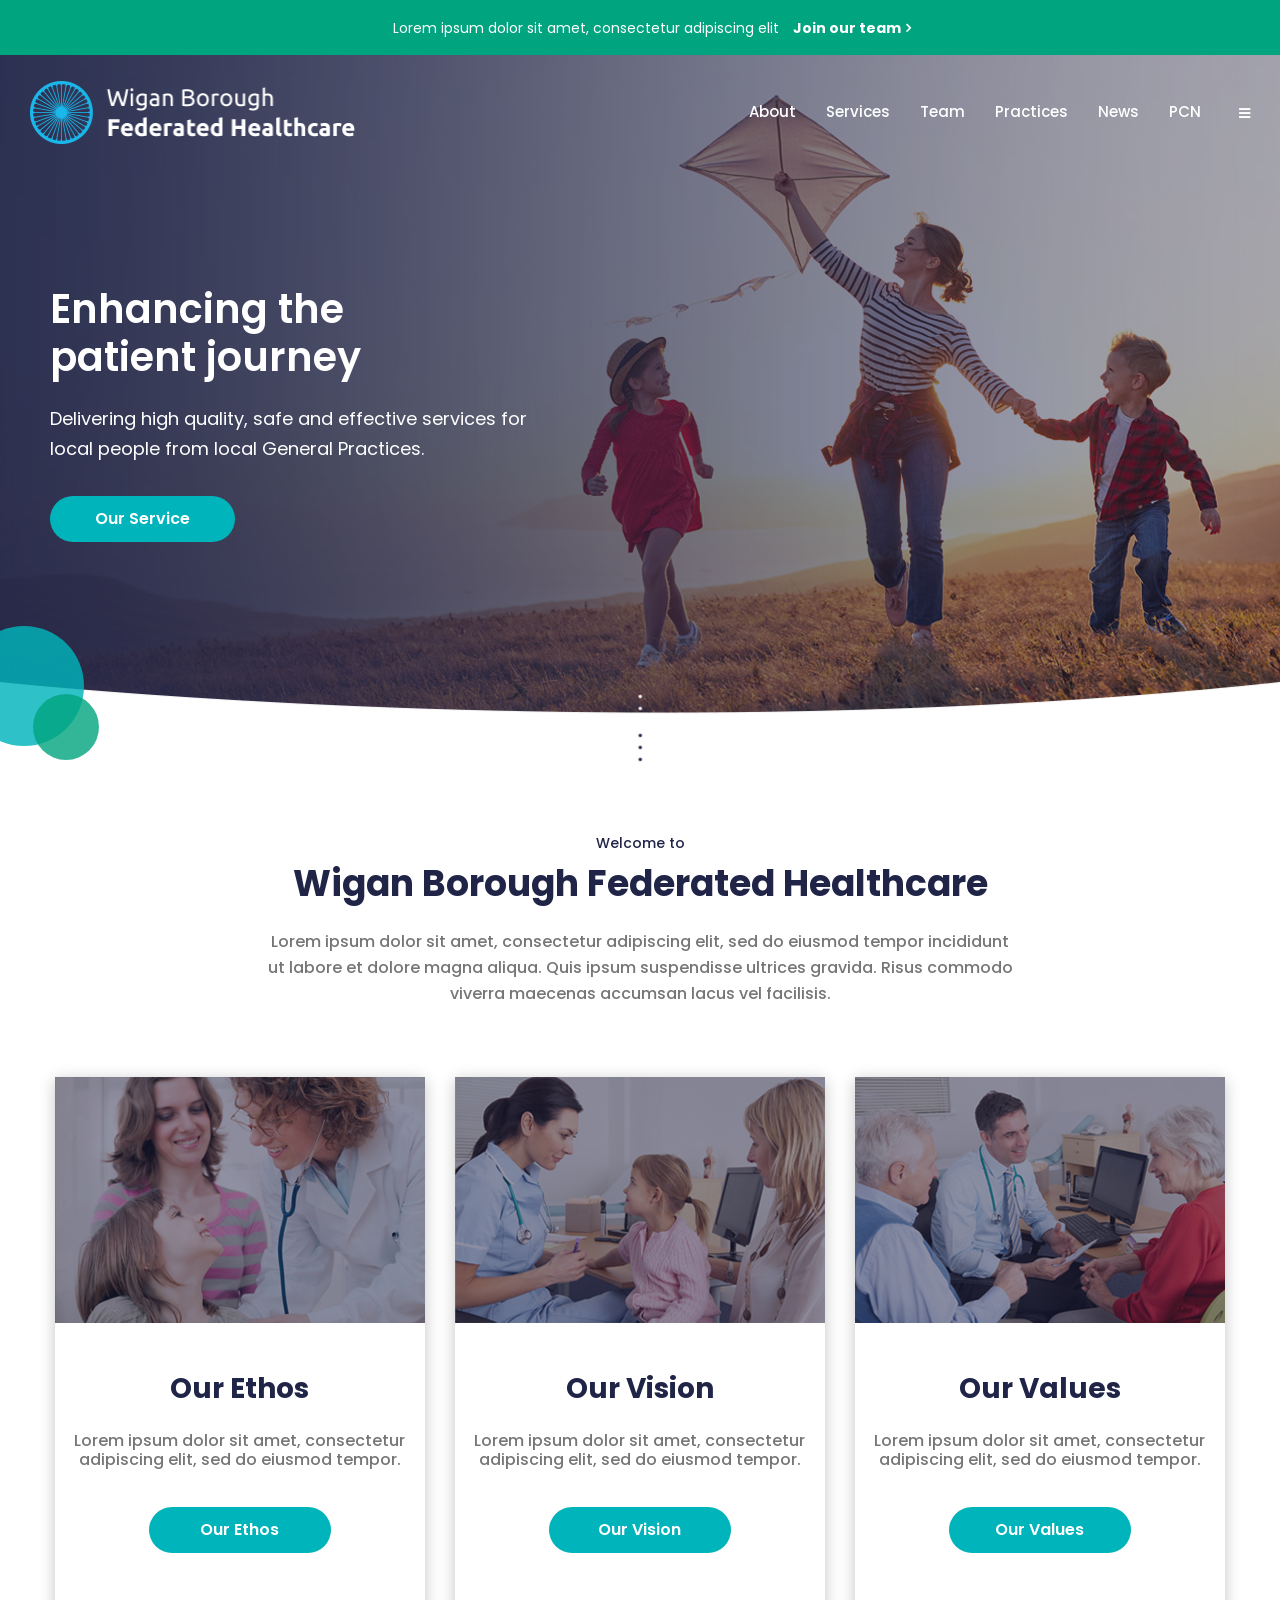
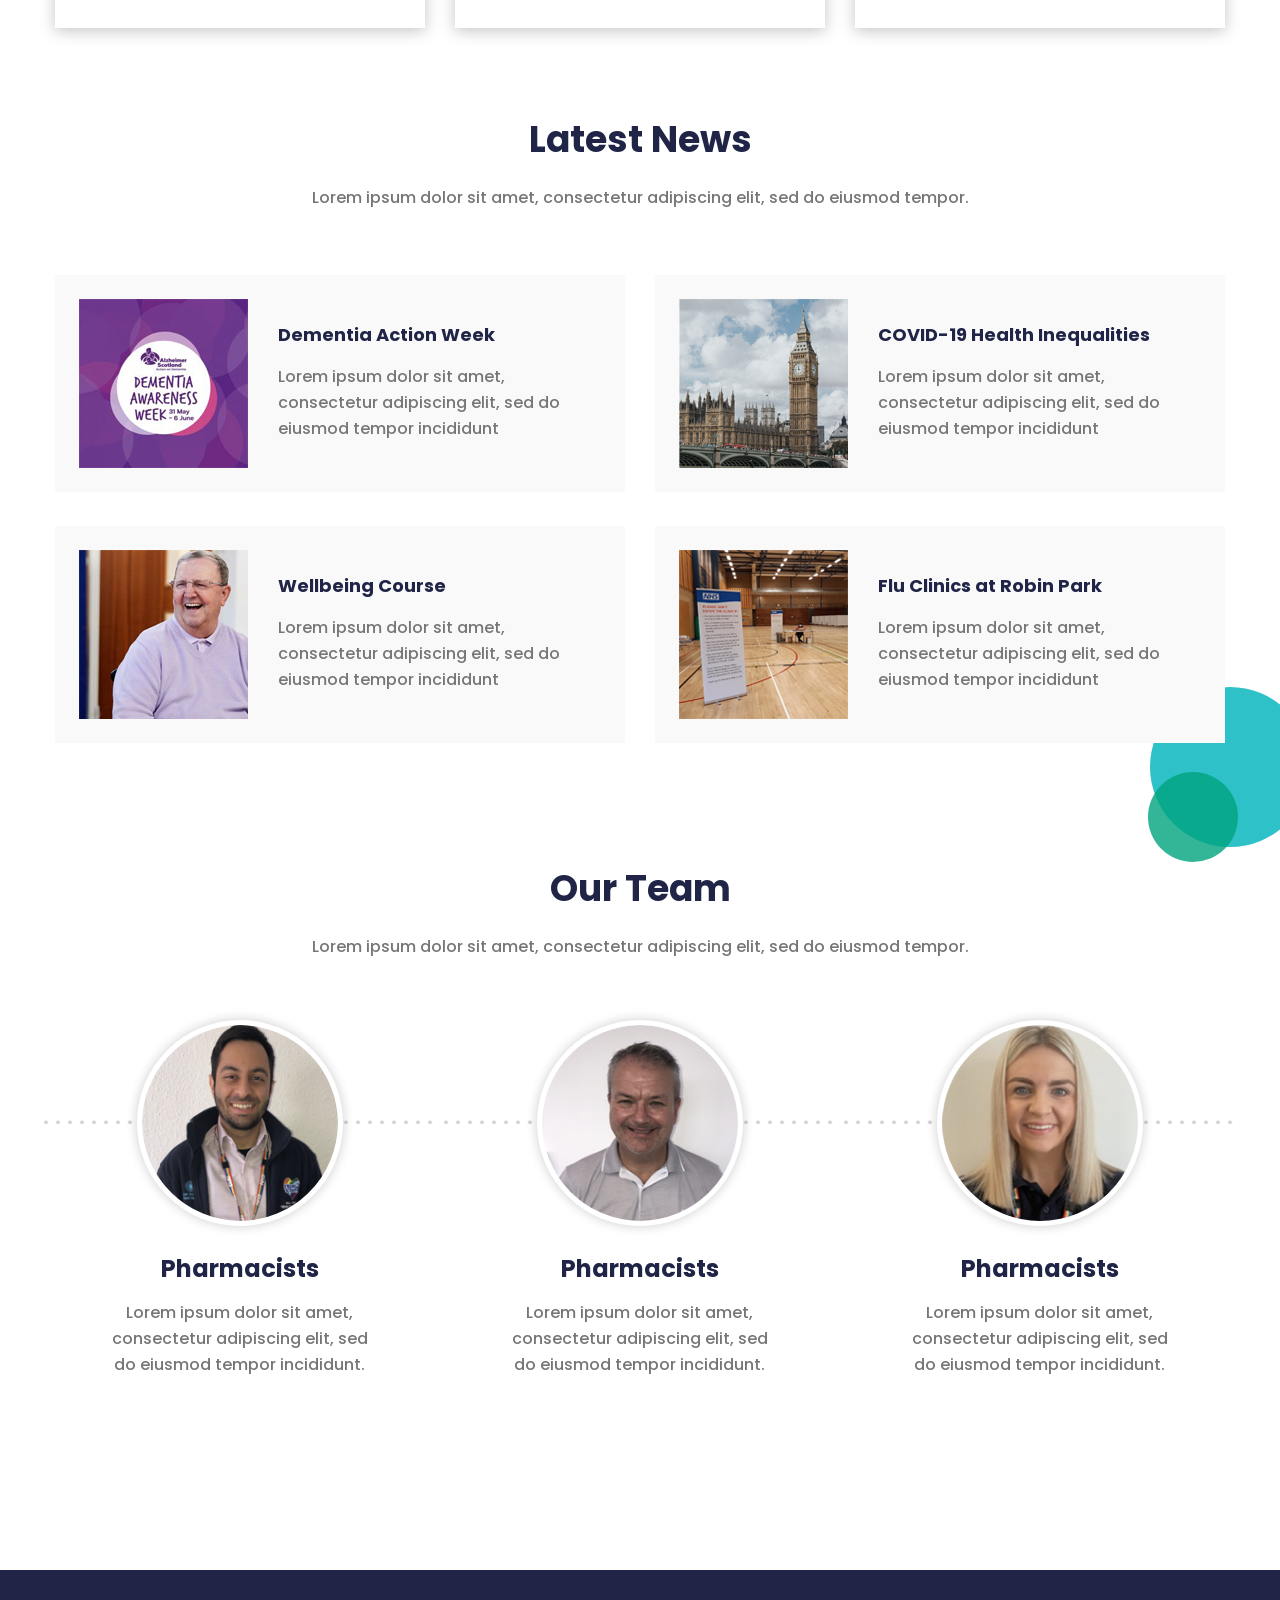
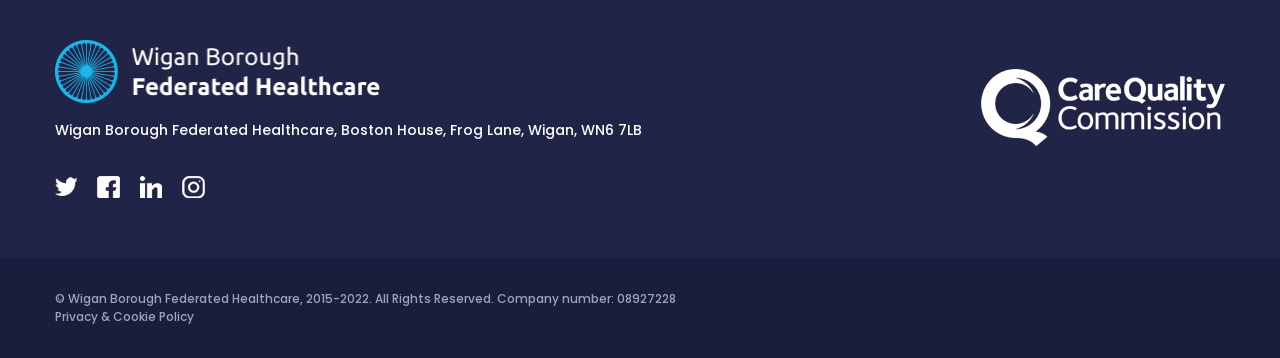
<file: index.html>
<!DOCTYPE HTML>
<html lang="">

<head>
    <meta http-equiv="Content-Type" content="text/html; charset=utf-8" />
    <title>WBFH | Home</title>
    <meta name="viewport" content="width=device-width, initial-scale=1, maximum-scale=1, user-scalable=0" />
    <link href="https://fonts.googleapis.com/css2?family=Poppins:wght@300;400;500;600;700&display=swap" rel="stylesheet">
    <link rel="icon" type="image/png" sizes="32x32" href="assets/images/favicon-32x32.png">
    <link type="text/css" href="assets/css/font-awesome.css" rel="stylesheet" />
    <link type="text/css" href="assets/css/ionicons.min.css" rel="stylesheet" />

    <link rel="stylesheet" href="assets/css/reset.css">
    <link type="text/css" href="style.css" rel="stylesheet" />
    <link type="text/css" href="assets/css/responsive.css" rel="stylesheet" />
    <!--[if lt IE 9]><script src="assets/js/modernizr.min.js" type="text/javascript"></script><![endif]-->
</head>

<body>
    <div id="wrapper">
        <!--strat wrapper-->
        <dviv class="header_container">
            <div class="mobile_menu">
                <div class="mobile_menu_height">
                    <div class="mobile_logo"></div>
                    <div class="menu_right">
                        <button type="button" class="menu_close text-right"><i class="fa fa-close"></i></button>
                        <div class="menu_area only_desktop_view">
                            <ul>
                                <li><a href="">Vacancies</a></li>
                                <li><a href="">Contact Details</a></li>
                                <li><a href="">Online Enquiry</a></li>
                            </ul>
                        </div>
                        <div class="menu_area only_mobile_view">
                            <ul>
                                <li class="current-page-item"><a href="">About</a></li>
                                <li><a href="">Services</a></li>
                                <li><a href="">Team</a></li>
                                <li><a href="">Practices</a></li>
                                <li><a href="">News</a></li>
                                <li><a href="">PCN</a></li>
                                <li><a href="">Vacancies</a></li>
                                <li><a href="">Contact Details</a></li>
                                <li><a href="">Online Enquiry</a></li>
                            </ul>
                        </div>
                    </div>
                </div>
            </div>

            <div class="top_bar_area only_desktop_view">
                <div class="top_bar center-content d-flex justify-content-center align-center">
                    <div class="top_bar_content">
                        <span>Lorem ipsum dolor sit amet, consectetur adipiscing elit <a href="javascript:void(0)"> <strong> Join our team </strong> </a> </span>
                    </div>
                </div>
            </div>

            <div class="header_holder_area">
                <header class="header_area">
                    <div class="header center-content flex-nowrap align-center flex-space-between">
                        <div class="logo">
                            <div class="logo_mx">
                                <a href="home.html"><img src="assets/images/WBFH-logo-blue.png" alt="" /></a>
                            </div>
                        </div>

                        <div class="header_right flex-nowrap align-center">
                            <div class="menu_area only_desktop_view">
                                <ul id="menu" class="flex-space-between align-center">
                                    <li class="current-page-item"><a href="">About</a></li>
                                    <li><a href="">Services</a></li>
                                    <li><a href="">Team</a></li>
                                    <li><a href="">Practices</a></li>
                                    <li><a href="">News</a></li>
                                    <li><a href="">PCN</a></li>
                                </ul>
                            </div>
                            <div class="hamburger_icon">
                                <button type="button"><i class="fa fa-bars"></i></button>
                            </div>
                        </div>
                    </div>
                </header>
            </div>
        </dviv>

        <!-- start banner_main_area -->
        <div id="banner_main_area">
            <style>
                #banner_area.lp_banner_area {
                    background-image: url(assets/images/WBFH-banner.jpg);
                }
                 @media screen and (max-width:991px) {
                    #banner_area.lp_banner_area {
                        background-image: url(assets/images/WBFH-banner_mb.jpg);
                    }
                } 
            </style>
            <div id="banner_area" class="lp_banner_area">
                <div class="banner center-content d-flex align-center">
                    <div class="banner_info">
                        <h1> Enhancing the <br> patient journey</h1>
                        <p>Delivering high quality, safe and effective services for <br> local people from local General Practices. </p>
                        <div class="banner_button_wrap">
                            <a href="#" class="btn">Our Service</a>
                        </div>
                    </div>
                    <div class="scroll_btn_wrap"></div>
                </div>

                <div class="banner_cricle_box">
                    <div class="banner_cricle_lg">
                    </div>
                </div>
            </div>
        </div>
        <!-- end banner_main_area -->

        <!-- Service section start -->
        <div class="services_area">
            <div class="services_area_inner center-content">
                <div class="services_top_title top_title_style">
                    <small>Welcome to </small>
                    <h2>Wigan Borough Federated Healthcare</h2>
                    <p>Lorem ipsum dolor sit amet, consectetur adipiscing elit, sed do eiusmod tempor incididunt ut labore et dolore magna aliqua. Quis ipsum suspendisse ultrices gravida. Risus commodo viverra maecenas accumsan lacus vel facilisis. </p>
                </div>
                <div class="services_area_box ">
                    <div class="our_services_wrap flex-wrap">
                        <div class="services_column">
                            <div class="services_column_inner">
                                <div class="services_column_image">
                                    <img src="assets/images/services_img1.jpg" alt="">
                                </div>
                                <div class="servicew_column_content">
                                    <h4>Our Ethos</h4>
                                    <p>Lorem ipsum dolor sit amet, consectetur adipiscing elit, sed do eiusmod tempor.</p>
                                </div>
                                <div class="services_btn_wrap btn_wrap"><a href="#" class="services_btn btn">Our Ethos</a></div>
                            </div>
                        </div>

                        <div class="services_column">
                            <div class="services_column_inner">
                                <div class="services_column_image">
                                    <img src="assets/images/services_img2.jpg" alt="">
                                </div>
                                <div class="servicew_column_content">
                                    <h4>Our Vision</h4>
                                    <p>Lorem ipsum dolor sit amet, consectetur adipiscing elit, sed do eiusmod tempor.</p>
                                </div>
                                <div class="services_btn_wrap btn_wrap">
                                    <a href="#" class="services_btn btn">Our Vision</a>
                                </div>
                            </div>
                        </div>

                        <div class="services_column">
                            <div class="services_column_inner">
                                <div class="services_column_image">
                                    <img src="assets/images/services_img3.jpg" alt="">
                                </div>
                                <div class="servicew_column_content">
                                    <h4>Our Values</h4>
                                    <p>Lorem ipsum dolor sit amet, consectetur adipiscing elit, sed do eiusmod tempor.</p>
                                </div>
                                <div class="services_btn_wrap btn_wrap">
                                    <a href="#" class="services_btn btn">Our Values</a>
                                </div>
                            </div>
                        </div>
                    </div>
                </div>
            </div>
        </div>
        <!-- Service section end -->

        <!-- news_area section start -->
        <div class="news_area">
            <div class="news_area_inner">
                <div class="news_wrap center-content">
                    <div class="news_top_title top_title_style">
                        <h2>Latest News</h2>
                        <p>Lorem ipsum dolor sit amet, consectetur adipiscing elit, sed do eiusmod tempor.</p>
                    </div>

                    <div class="news_box flex-wrap">
                        <div class="news_col_row">
                            <div class="news_col_bg flex-nowrap align-center">
                                <div class="news_img">
                                    <a href="#"><img src="assets/images/news_img1.jpg" alt=""></a>
                                </div>

                                <div class="news_info_box">
                                    <div class="news_info_box_mx">
                                        <h4><a href="#">Dementia Action Week</a></h4>
                                        <p>Lorem ipsum dolor sit amet, consectetur adipiscing elit, sed do eiusmod tempor incididunt</p>
                                    </div>
                                </div>
                            </div>
                        </div>

                        <div class="news_col_row">
                            <div class="news_col_bg flex-nowrap align-center">
                                <div class="news_img">
                                    <a href="#"><img src="assets/images/news_img2.jpg" alt=""></a>
                                </div>

                                <div class="news_info_box">
                                    <div class="news_info_box_mx">
                                        <h4><a href="#">COVID-19 Health Inequalities</a></h4>
                                        <p>Lorem ipsum dolor sit amet, consectetur adipiscing elit, sed do eiusmod tempor incididunt</p>
                                    </div>
                                </div>
                            </div>
                        </div>

                        <div class="news_col_row">
                            <div class="news_col_bg flex-nowrap align-center">
                                <div class="news_img">
                                    <a href="#"><img src="assets/images/news_img3.jpg" alt=""></a>
                                </div>

                                <div class="news_info_box">
                                    <div class="news_info_box_mx">
                                        <h4><a href="#">Wellbeing Course</a></h4>
                                        <p>Lorem ipsum dolor sit amet, consectetur adipiscing elit, sed do eiusmod tempor incididunt</p>
                                    </div>
                                </div>
                            </div>
                        </div>

                        <div class="news_col_row">
                            <div class="news_col_bg flex-nowrap align-center">
                                <div class="news_img">
                                    <a href="#"><img src="assets/images/news_img4.jpg" alt=""></a>
                                </div>

                                <div class="news_info_box">
                                    <div class="news_info_box_mx">
                                        <h4><a href="#">Flu Clinics at Robin Park</a></h4>
                                        <p>Lorem ipsum dolor sit amet, consectetur adipiscing elit, sed do eiusmod tempor incididunt</p>
                                    </div>
                                </div>
                            </div>
                        </div>
                    </div>
                </div>

                <div class="banner_cricle_box">
                    <div class="banner_cricle_lg">
                    </div>
                </div>
            </div>
        </div>
        <!-- news_area section end -->

        <!-- team_area section start -->
        <div class="team_area">
            <div class="team_wrap center-content">
                <div class="team_top_title top_title_style">
                    <h2>Our Team</h2>
                    <p>Lorem ipsum dolor sit amet, consectetur adipiscing elit, sed do eiusmod tempor. </p>
                </div>
                <div class="team_box flex-wrap">
                    <div class="team_col">
                        <div class="team_col_inner">
                            <div class="team_col_img">
                                <a href="#"><img src="assets/images/team_img1.png" alt=""></a>
                            </div>

                            <div class="team_info">
                                <div class="team_info_mx">
                                    <h4><a href="#">Pharmacists</a></h4>
                                    <p>Lorem ipsum dolor sit amet, consectetur adipiscing elit, sed do eiusmod tempor incididunt.</p>
                                </div>
                            </div>
                        </div>
                    </div>

                    <div class="team_col">
                        <div class="team_col_inner">
                            <div class="team_col_img">
                                <a href="#"><img src="assets/images/team_img2.png" alt=""></a>
                            </div>

                            <div class="team_info">
                                <div class="team_info_mx">
                                    <h4><a href="#">Pharmacists</a></h4>
                                    <p>Lorem ipsum dolor sit amet, consectetur adipiscing elit, sed do eiusmod tempor incididunt.</p>
                                </div>
                            </div>
                        </div>
                    </div>

                    <div class="team_col">
                        <div class="team_col_inner">
                            <div class="team_col_img">
                                <a href="#"><img src="assets/images/team_img3.png" alt=""></a>
                            </div>

                            <div class="team_info">
                                <div class="team_info_mx">
                                    <h4><a href="#">Pharmacists</a></h4>
                                    <p>Lorem ipsum dolor sit amet, consectetur adipiscing elit, sed do eiusmod tempor incididunt.</p>
                                </div>
                            </div>
                        </div>
                    </div>
                </div>
            </div>
        </div>
        <!-- team_area section end -->
        

        <footer class="footer_area">
            <div class="footer center-content">
                <div class="footer_box align-center flex-space-between ">
                    <div class="footer_widget footer_logo">
                        <div class="footer_logo_mx">
                            <img src="assets/images/WBFH-logo-blue.png" alt="">
                        </div>
                        <p>Wigan Borough Federated Healthcare, Boston House, Frog Lane, Wigan, WN6 7LB</p>
                    </div>

                    <div class="footer_logo_right">
                        <div class="footer_logo_right_mx">
                            <img src="assets/images/footer_logo.png" alt="">
                        </div>
                    </div>
                </div>
                <div class="footer_social_icon">
                    <ul class="flex-nowrap align-center">
                        <li><a href="#"><img src="assets/images/tw_icon.png" alt=""></a></li>
                        <li><a href="#"><img src="assets/images/fb_icon.png" alt=""></a></li>
                        <li><a href="#"><img src="assets/images/lkd_icon.png" alt=""></a></li>
                        <li><a href="#"><img src="assets/images/ins_icon.png" alt=""></a></li>
                    </ul>
                </div>
            </div>
        </footer>

        <div class="copyright_area">
            <div class="copyright center-content">
                <p>&copy; Wigan Borough Federated Healthcare, 2015-2022. All Rights Reserved. Company number: 08927228<br> <a href="#"> Privacy & Cookie Policy</a></p>
            </div>
        </div>
    </div>
    <!--//end #wrapper-->

    <script src="assets/js/jquery.min.js"></script>

    <script src="assets/js/custom.js"></script>
    <script>
        (function($) {
        
        })(jQuery);
    </script>
</body>

</html>
</file>
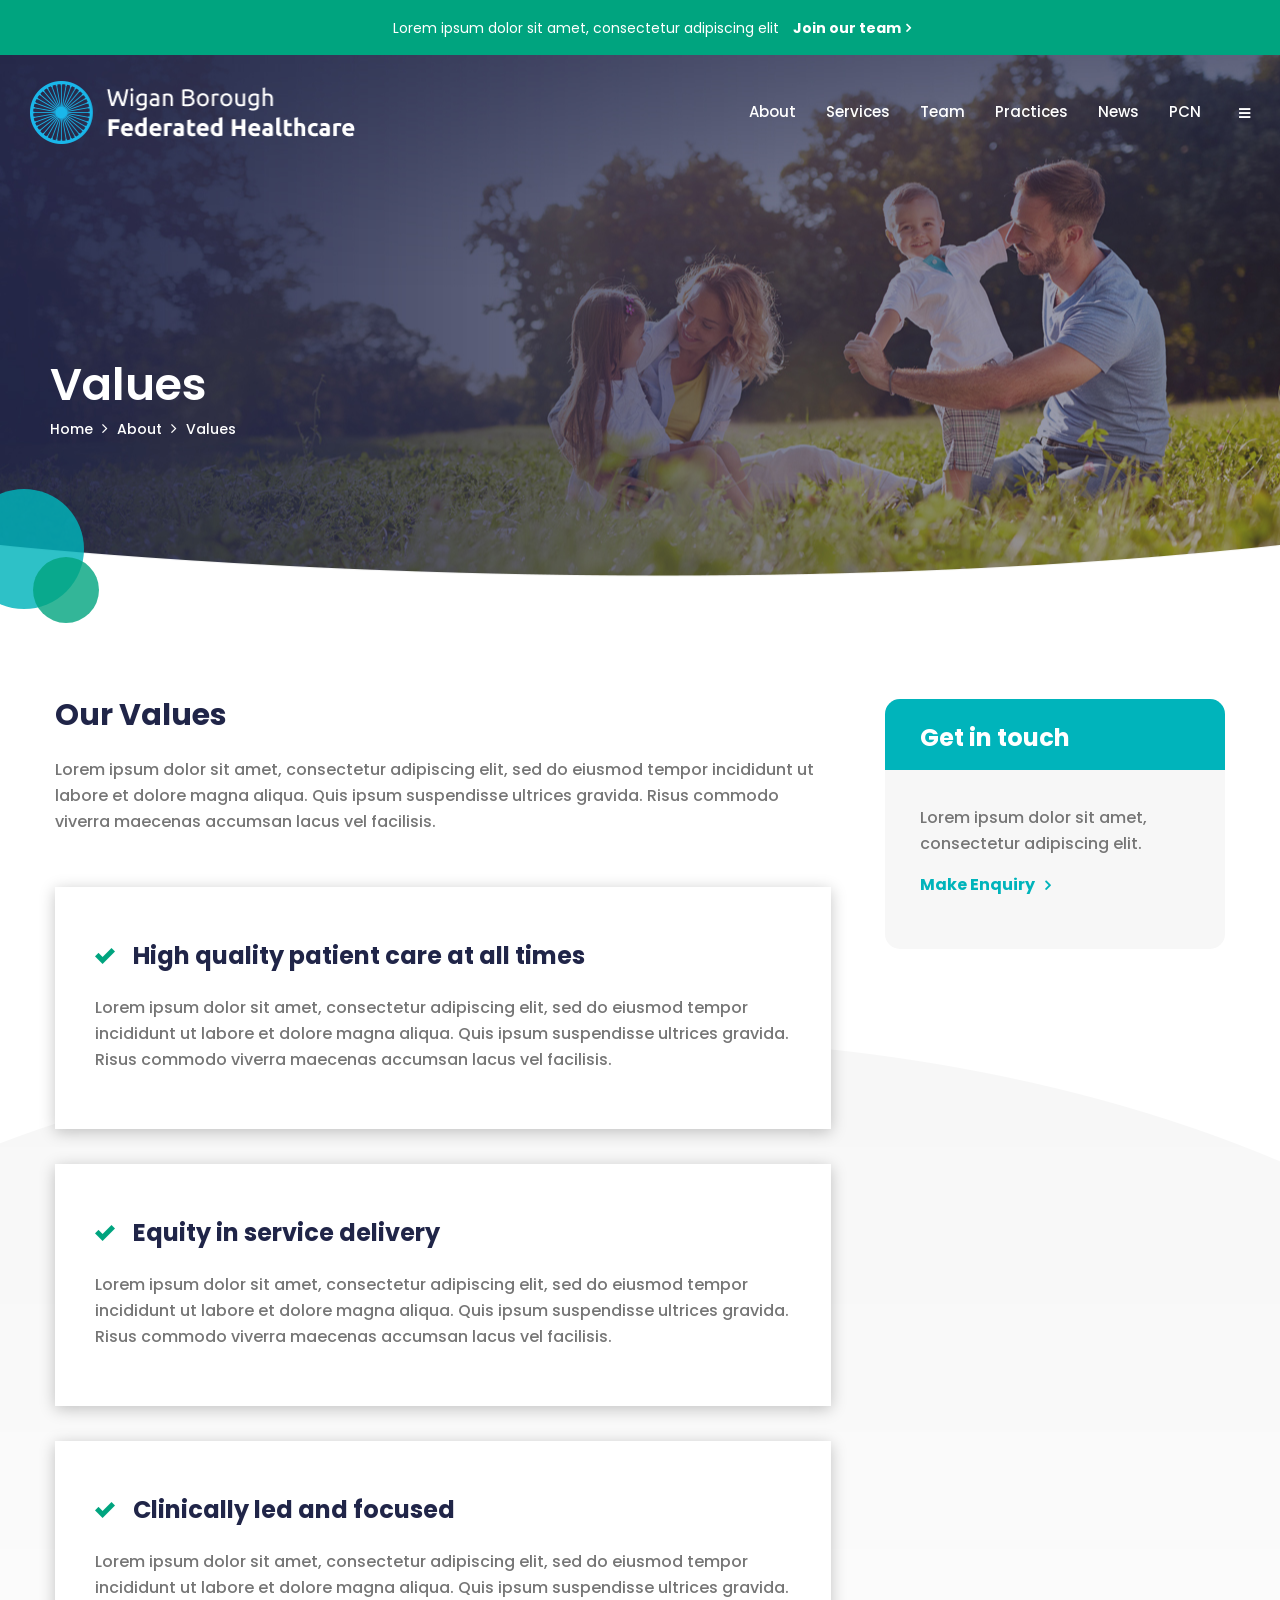
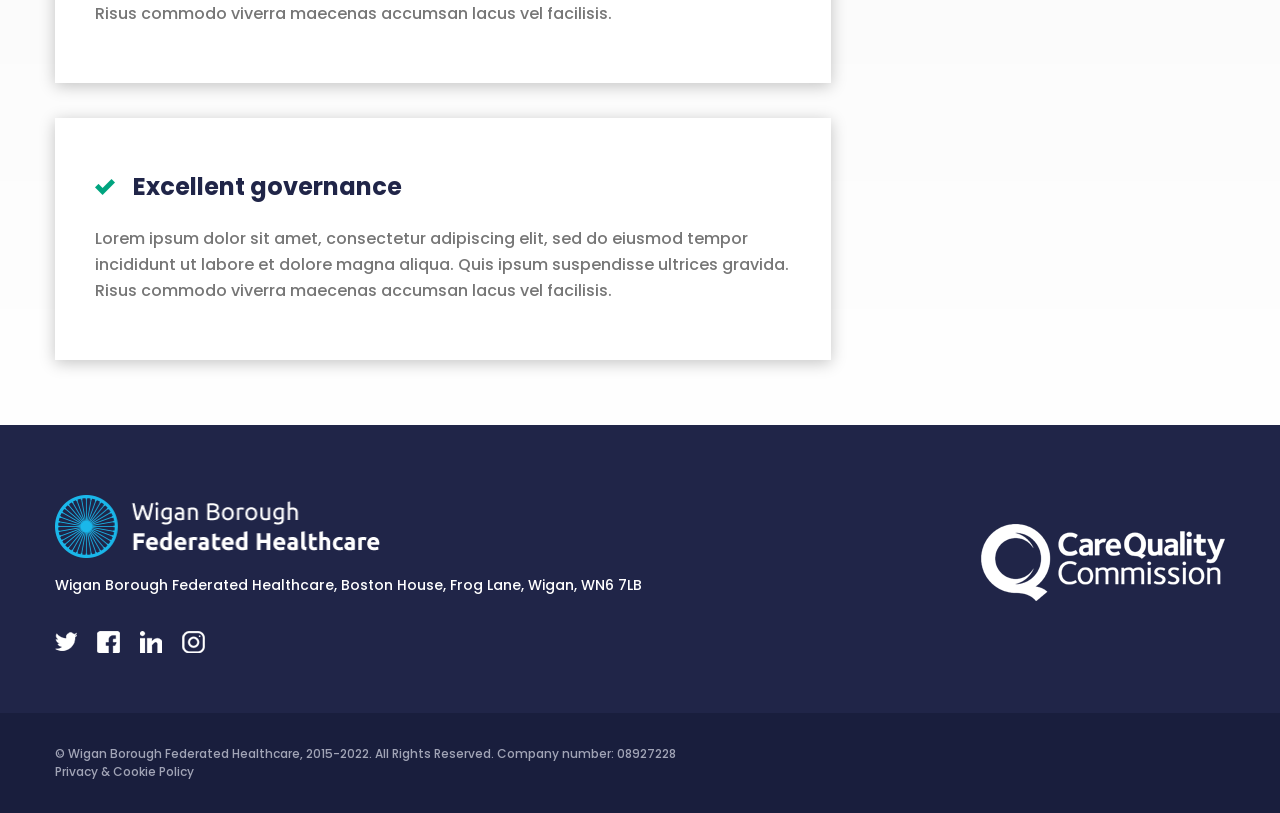
<file: child-page1.html>
<!DOCTYPE HTML>
<html lang="">

<head>
    <meta http-equiv="Content-Type" content="text/html; charset=utf-8" />
    <title>WBFH | Child Page1</title>
    <meta name="viewport" content="width=device-width, initial-scale=1, maximum-scale=1, user-scalable=0" />
    <link href="https://fonts.googleapis.com/css2?family=Poppins:wght@300;400;500;600;700&display=swap" rel="stylesheet">
    <link rel="icon" type="image/png" sizes="32x32" href="assets/images/favicon-32x32.png">
    <link type="text/css" href="assets/css/font-awesome.css" rel="stylesheet" />
    <link type="text/css" href="assets/css/ionicons.min.css" rel="stylesheet" />

    <link rel="stylesheet" href="assets/css/reset.css">
    <link type="text/css" href="style.css" rel="stylesheet" />
    <link type="text/css" href="assets/css/responsive.css" rel="stylesheet" />
    <!--[if lt IE 9]><script src="assets/js/modernizr.min.js" type="text/javascript"></script><![endif]-->
</head>

<body>
    <div id="wrapper">
        <!--strat wrapper-->
        <dviv class="header_container">
            <div class="mobile_menu">
                <div class="mobile_menu_height">
                    <div class="mobile_logo"></div>
                    <div class="menu_right">
                        <button type="button" class="menu_close text-right"><i class="fa fa-close"></i></button>
                        <div class="menu_area only_desktop_view">
                            <ul>
                                <li><a href="">Vacancies</a></li>
                                <li><a href="">Contact Details</a></li>
                                <li><a href="">Online Enquiry</a></li>
                            </ul>
                        </div>
                        <div class="menu_area only_mobile_view">
                            <ul>
                                <li class="current-page-item"><a href="">About</a></li>
                                <li><a href="">Services</a></li>
                                <li><a href="">Team</a></li>
                                <li><a href="">Practices</a></li>
                                <li><a href="">News</a></li>
                                <li><a href="">PCN</a></li>
                                <li><a href="">Vacancies</a></li>
                                <li><a href="">Contact Details</a></li>
                                <li><a href="">Online Enquiry</a></li>
                            </ul>
                        </div>
                    </div>
                </div>
            </div>

            <div class="top_bar_area only_desktop_view">
                <div class="top_bar center-content d-flex justify-content-center align-center">
                    <div class="top_bar_content">
                        <span>Lorem ipsum dolor sit amet, consectetur adipiscing elit <a href="javascript:void(0)"> <strong> Join our team </strong> </a> </span>
                    </div>
                </div>
            </div>

            <div class="header_holder_area">
                <header class="header_area">
                    <div class="header center-content flex-nowrap align-center flex-space-between">
                        <div class="logo">
                            <div class="logo_mx">
                                <a href="home.html"><img src="assets/images/WBFH-logo-blue.png" alt="" /></a>
                            </div>
                        </div>

                        <div class="header_right flex-nowrap align-center">
                            <div class="menu_area only_desktop_view">
                                <ul id="menu" class="flex-space-between align-center">
                                    <li class="current-page-item"><a href="">About</a></li>
                                    <li><a href="">Services</a></li>
                                    <li><a href="">Team</a></li>
                                    <li><a href="">Practices</a></li>
                                    <li><a href="">News</a></li>
                                    <li><a href="">PCN</a></li>
                                </ul>
                            </div>
                            <div class="hamburger_icon">
                                <button type="button"><i class="fa fa-bars"></i></button>
                            </div>
                        </div>
                    </div>
                </header>
            </div>
        </dviv>

        <!-- start banner_main_area -->
        <div id="banner_main_area">
            <style>
                #banner_area.lp_banner_area {
                    background-image: url(assets/images/child1-banner.jpg);
                }
                 @media screen and (max-width:991px) {
                    #banner_area.lp_banner_area {
                        background-image: url(assets/images/child1-banner_mb.jpg);
                    }
                } 
            </style>
            <div id="banner_area" class="lp_banner_area child_page1_banner inner_page_banner">
                <div class="banner center-content d-flex align-center">
                    <div class="banner_info">
                        <h1>Values</h1>
                        <div class="breadcrumbs_area">
                            <div class="breadcrumbs_bg">
                                <span class="home">
                                    <a href="#"><span>Home</span></a>
                                </span>
                                <i class="fa fa-angle-right"></i>
                                <span class="about">
                                    <a href="#"><span>About</span></a>
                                </span>
                                <i class="fa fa-angle-right"></i>
                                <span>
                                    <span>Values</span>
                                </span>
                            </div>
                        </div>

                    </div>
                </div>

                <div class="banner_cricle_box">
                    <div class="banner_cricle_lg">
                    </div>
                </div>
            </div>
        </div>
        <!-- end banner_main_area -->

        <!-- child_values_area section start -->
        <div class="child_values_area">
            <div class="child_values_wrap center-content">
                <div class="child_values_box">
                    <div class="child_touch_box">
                        <div class="child_box_bg">
                            <strong>Get in touch</strong>
                            <div class="child_info_box">
                                <p>Lorem ipsum dolor sit amet, consectetur adipiscing elit.</p>
                                <a class="enquiry_btn" href="#">Make Enquiry</a>
                            </div>
                        </div>
                    </div>
                    <div class="child_values_content">
                        <div class="child_values_title top_title_style">
                            <h2>Our Values</h2>
                            <p>Lorem ipsum dolor sit amet, consectetur adipiscing elit, sed do eiusmod tempor incididunt ut labore et dolore magna aliqua. Quis ipsum suspendisse ultrices gravida. Risus commodo viverra maecenas accumsan lacus vel facilisis. </p>
                        </div>
                        <div class="child_values_row_box">
                            <div class="child_values_row">
                                <h4><span>High quality patient care at all times</span></h4>
                                <p>Lorem ipsum dolor sit amet, consectetur adipiscing elit, sed do eiusmod tempor incididunt ut labore et dolore magna aliqua. Quis ipsum suspendisse ultrices gravida. Risus commodo viverra maecenas accumsan lacus vel facilisis. </p>
                            </div>

                            <div class="child_values_row">
                                <h4><span>Equity in service delivery</span></h4>
                                <p>Lorem ipsum dolor sit amet, consectetur adipiscing elit, sed do eiusmod tempor incididunt ut labore et dolore magna aliqua. Quis ipsum suspendisse ultrices gravida. Risus commodo viverra maecenas accumsan lacus vel facilisis. </p>
                            </div>

                            <div class="child_values_row">
                                <h4><span>Clinically led and focused</span></h4>
                                <p>Lorem ipsum dolor sit amet, consectetur adipiscing elit, sed do eiusmod tempor incididunt ut labore et dolore magna aliqua. Quis ipsum suspendisse ultrices gravida. Risus commodo viverra maecenas accumsan lacus vel facilisis. </p>
                            </div>

                            <div class="child_values_row">
                                <h4><span>Excellent governance</span></h4>
                                <p>Lorem ipsum dolor sit amet, consectetur adipiscing elit, sed do eiusmod tempor incididunt ut labore et dolore magna aliqua. Quis ipsum suspendisse ultrices gravida. Risus commodo viverra maecenas accumsan lacus vel facilisis. </p>
                            </div>
                        </div>
                    </div>
                </div>
                <div class="clearfix"></div>
            </div>
        </div>
        <!-- child_values_area section end -->
        

        <footer class="footer_area">
            <div class="footer center-content">
                <div class="footer_box align-center flex-space-between ">
                    <div class="footer_widget footer_logo">
                        <div class="footer_logo_mx">
                            <img src="assets/images/WBFH-logo-blue.png" alt="">
                        </div>
                        <p>Wigan Borough Federated Healthcare, Boston House, Frog Lane, Wigan, WN6 7LB</p>
                    </div>

                    <div class="footer_logo_right">
                        <div class="footer_logo_right_mx">
                            <img src="assets/images/footer_logo.png" alt="">
                        </div>
                    </div>
                </div>
                <div class="footer_social_icon">
                    <ul class="flex-nowrap align-center">
                        <li><a href="#"><img src="assets/images/tw_icon.png" alt=""></a></li>
                        <li><a href="#"><img src="assets/images/fb_icon.png" alt=""></a></li>
                        <li><a href="#"><img src="assets/images/lkd_icon.png" alt=""></a></li>
                        <li><a href="#"><img src="assets/images/ins_icon.png" alt=""></a></li>
                    </ul>
                </div>
            </div>
        </footer>

        <div class="copyright_area">
            <div class="copyright center-content">
                <p>&copy; Wigan Borough Federated Healthcare, 2015-2022. All Rights Reserved. Company number: 08927228<br> <a href="#"> Privacy & Cookie Policy</a></p>
            </div>
        </div>
    </div>
    <!--//end #wrapper-->

    <script src="assets/js/jquery.min.js"></script>

    <script src="assets/js/custom.js"></script>
    <script>
        (function($) {
        
        })(jQuery);
    </script>
</body>

</html>
</file>
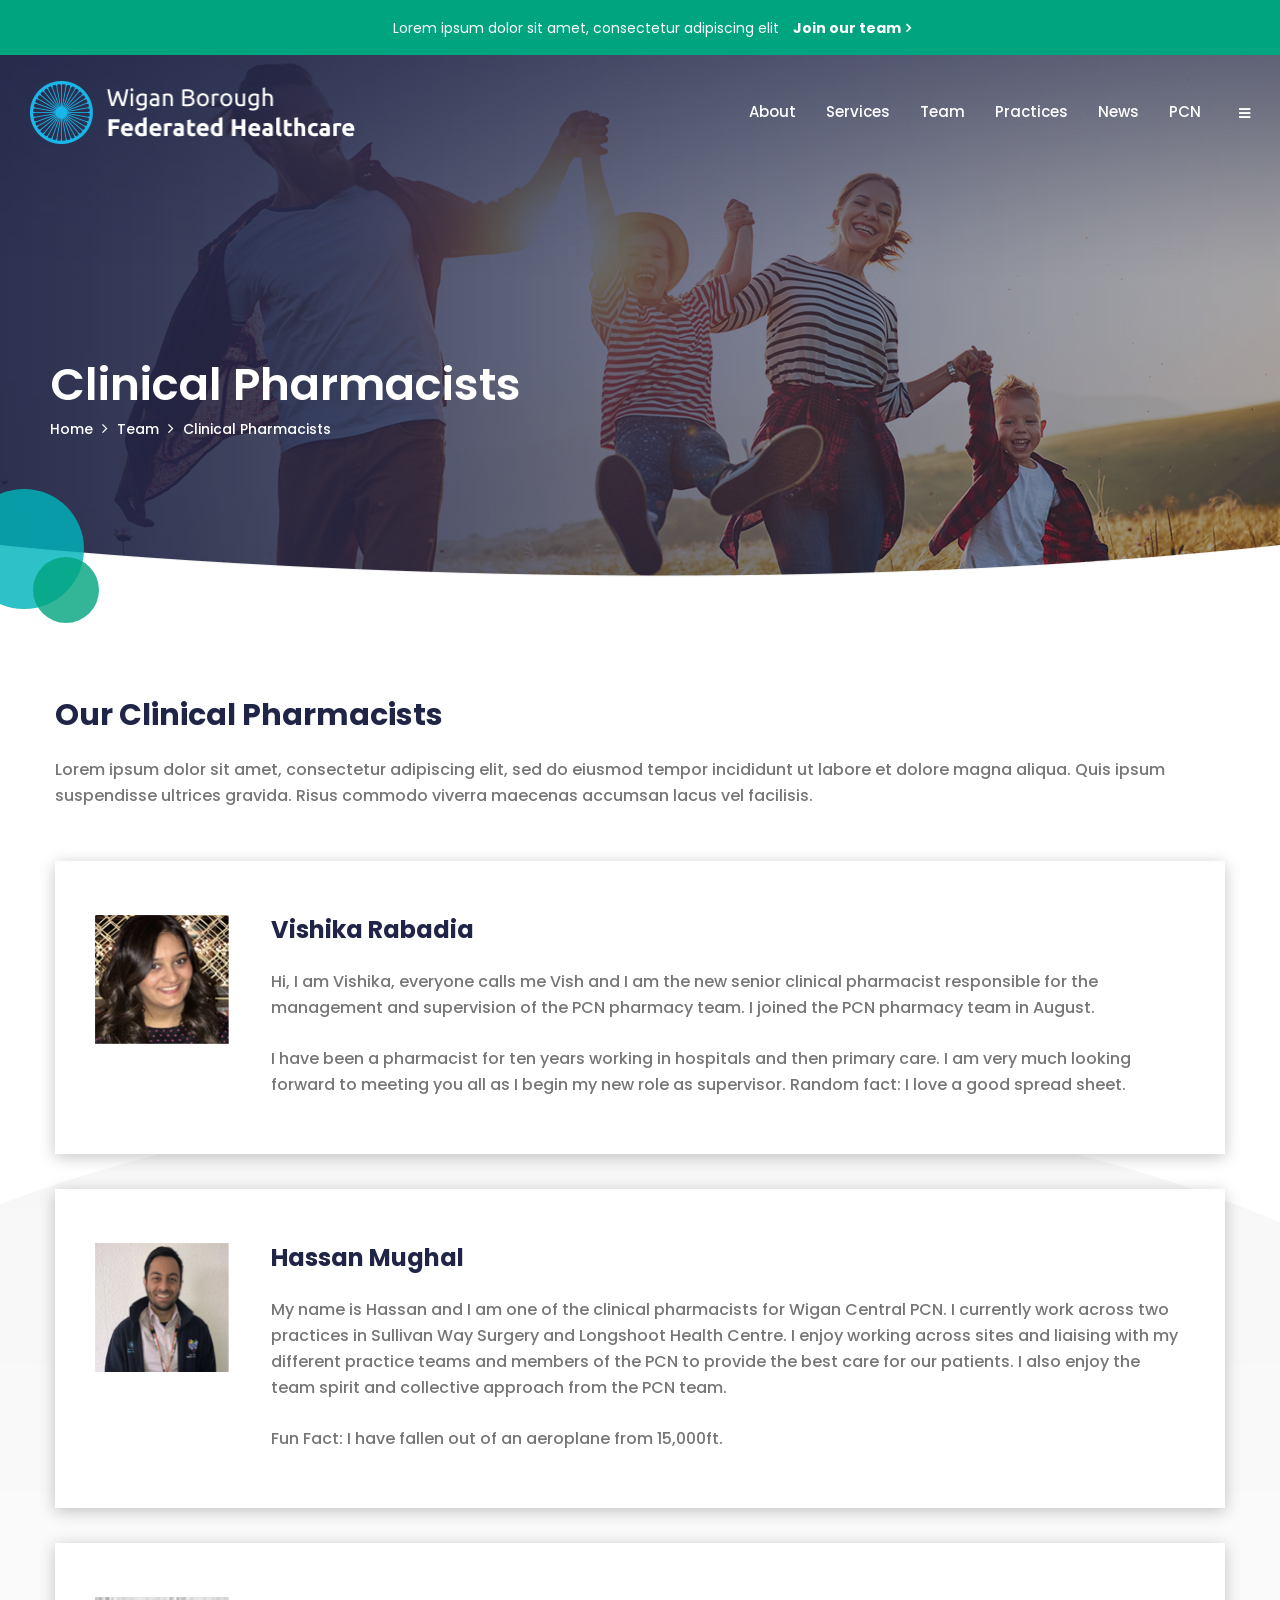
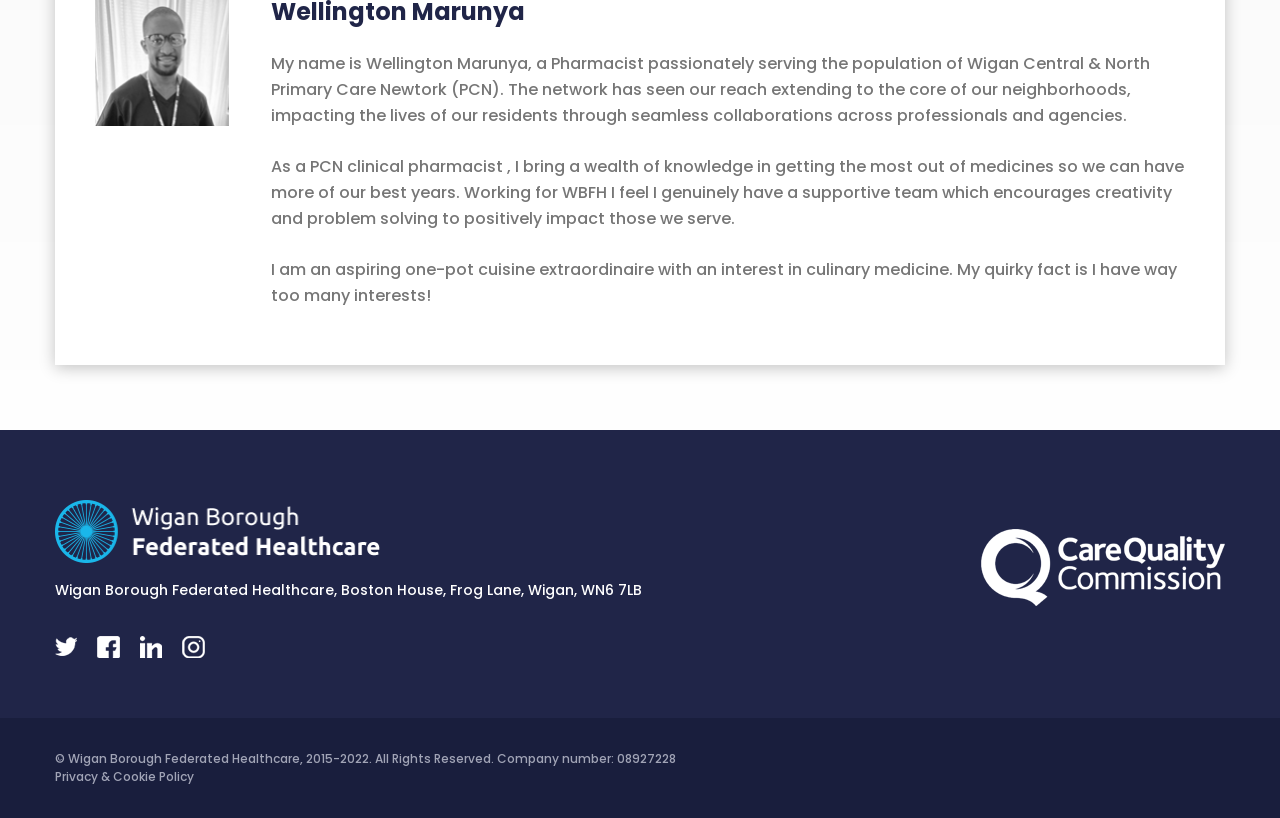
<file: child-page2.html>
<!DOCTYPE HTML>
<html lang="">

<head>
    <meta http-equiv="Content-Type" content="text/html; charset=utf-8" />
    <title>WBFH | Child Page2</title>
    <meta name="viewport" content="width=device-width, initial-scale=1, maximum-scale=1, user-scalable=0" />
    <link href="https://fonts.googleapis.com/css2?family=Poppins:wght@300;400;500;600;700&display=swap" rel="stylesheet">
    <link rel="icon" type="image/png" sizes="32x32" href="assets/images/favicon-32x32.png">
    <link type="text/css" href="assets/css/font-awesome.css" rel="stylesheet" />
    <link type="text/css" href="assets/css/ionicons.min.css" rel="stylesheet" />

    <link rel="stylesheet" href="assets/css/reset.css">
    <link type="text/css" href="style.css" rel="stylesheet" />
    <link type="text/css" href="assets/css/responsive.css" rel="stylesheet" />
    <!--[if lt IE 9]><script src="assets/js/modernizr.min.js" type="text/javascript"></script><![endif]-->
</head>

<body>
    <div id="wrapper">
        <!--strat wrapper-->
        <dviv class="header_container">
            <div class="mobile_menu">
                <div class="mobile_menu_height">
                    <div class="mobile_logo"></div>
                    <div class="menu_right">
                        <button type="button" class="menu_close text-right"><i class="fa fa-close"></i></button>
                        <div class="menu_area only_desktop_view">
                            <ul>
                                <li><a href="">Vacancies</a></li>
                                <li><a href="">Contact Details</a></li>
                                <li><a href="">Online Enquiry</a></li>
                            </ul>
                        </div>
                        <div class="menu_area only_mobile_view">
                            <ul>
                                <li class="current-page-item"><a href="">About</a></li>
                                <li><a href="">Services</a></li>
                                <li><a href="">Team</a></li>
                                <li><a href="">Practices</a></li>
                                <li><a href="">News</a></li>
                                <li><a href="">PCN</a></li>
                                <li><a href="">Vacancies</a></li>
                                <li><a href="">Contact Details</a></li>
                                <li><a href="">Online Enquiry</a></li>
                            </ul>
                        </div>
                    </div>
                </div>
            </div>

            <div class="top_bar_area only_desktop_view">
                <div class="top_bar center-content d-flex justify-content-center align-center">
                    <div class="top_bar_content">
                        <span>Lorem ipsum dolor sit amet, consectetur adipiscing elit <a href="javascript:void(0)"> <strong> Join our team </strong> </a> </span>
                    </div>
                </div>
            </div>

            <div class="header_holder_area">
                <header class="header_area">
                    <div class="header center-content flex-nowrap align-center flex-space-between">
                        <div class="logo">
                            <div class="logo_mx">
                                <a href="home.html"><img src="assets/images/WBFH-logo-blue.png" alt="" /></a>
                            </div>
                        </div>

                        <div class="header_right flex-nowrap align-center">
                            <div class="menu_area only_desktop_view">
                                <ul id="menu" class="flex-space-between align-center">
                                    <li class="current-page-item"><a href="">About</a></li>
                                    <li><a href="">Services</a></li>
                                    <li><a href="">Team</a></li>
                                    <li><a href="">Practices</a></li>
                                    <li><a href="">News</a></li>
                                    <li><a href="">PCN</a></li>
                                </ul>
                            </div>
                            <div class="hamburger_icon">
                                <button type="button"><i class="fa fa-bars"></i></button>
                            </div>
                        </div>
                    </div>
                </header>
            </div>
        </dviv>

        <!-- start banner_main_area -->
        <div id="banner_main_area">
            <style>
                #banner_area.lp_banner_area {
                    background-image: url(assets/images/child2-banner.jpg);
                }
                 @media screen and (max-width:991px) {
                    #banner_area.lp_banner_area {
                        background-image: url(assets/images/child2-banner_mb.jpg);
                    }
                } 
            </style>
            <div id="banner_area" class="lp_banner_area child_page1_banner inner_page_banner">
                <div class="banner center-content d-flex align-center">
                    <div class="banner_info">
                        <h1>Clinical Pharmacists</h1>
                        <div class="breadcrumbs_area">
                            <div class="breadcrumbs_bg">
                                <span class="home">
                                    <a href="#"><span>Home</span></a>
                                </span>
                                <i class="fa fa-angle-right"></i>
                                <span class="team">
                                    <a href="#"><span>Team</span></a>
                                </span>
                                <i class="fa fa-angle-right"></i>
                                <span>
                                    <span>Clinical Pharmacists</span>
                                </span>
                            </div>
                        </div>

                    </div>
                </div>

                <div class="banner_cricle_box">
                    <div class="banner_cricle_lg">
                    </div>
                </div>
            </div>
        </div>
        <!-- end banner_main_area -->

        <!-- child_values_area section start -->
        <div class="child_values_area child2_values_area">
            <div class="child_values_wrap center-content">
                <div class="child_values_box">
                    <div class="child_values_content">
                        <div class="child_values_title top_title_style">
                            <h2>Our Clinical Pharmacists</h2>
                            <p>Lorem ipsum dolor sit amet, consectetur adipiscing elit, sed do eiusmod tempor incididunt ut labore et dolore magna aliqua. Quis ipsum suspendisse ultrices gravida. Risus commodo viverra maecenas accumsan lacus vel facilisis. </p>
                        </div>
                        <div class="child_values_row_box">
                            <div class="child_values_row flex-wrap ">
                                <div class="clinic_img">
                                    <img src="assets/images/clinic_img1.jpg" alt="">
                                </div>

                                <div class="clinic_info">
                                    <h4>Vishika Rabadia</h4>
                                    <p>Hi, I am Vishika, everyone calls me Vish and I am the new senior clinical pharmacist responsible for the management and supervision of the PCN pharmacy team. I joined the PCN pharmacy team in August.</p>
                                    <p>I have been a pharmacist for ten years working in hospitals and then primary care. I am very much looking forward to meeting you all as I begin my new role as supervisor. Random fact: I love a good spread sheet.</p>
                                </div>
                            </div>

                            <div class="child_values_row flex-wrap ">
                                <div class="clinic_img">
                                    <img src="assets/images/clinic_img2.jpg" alt="">
                                </div>

                                <div class="clinic_info">
                                    <h4>Hassan Mughal</h4>
                                    <p>My name is Hassan and I am one of the clinical pharmacists for Wigan Central PCN. I currently work across two practices in Sullivan Way Surgery and Longshoot Health Centre. I enjoy working across sites and liaising with my different practice teams and members of the PCN to provide the best care for our patients. I also enjoy the team spirit and collective approach from the PCN team.  </p>
                                    <p>Fun Fact: I have fallen out of an aeroplane from 15,000ft.</p>
                                </div>
                            </div>

                            <div class="child_values_row flex-wrap ">
                                <div class="clinic_img">
                                    <img src="assets/images/clinic_img3.jpg" alt="">
                                </div>

                                <div class="clinic_info">
                                    <h4>Wellington Marunya</h4>
                                    <p>My name is Wellington Marunya, a Pharmacist passionately serving the population of Wigan Central & North Primary Care Newtork (PCN). The network has seen our reach extending to the core of our neighborhoods, impacting the lives of our residents through seamless collaborations across professionals and agencies. </p>
                                    <p>As a PCN clinical pharmacist , I bring a wealth of knowledge in getting the most out of medicines so we can have more of our best years. Working for WBFH I feel I genuinely have a supportive team which encourages creativity and problem solving to positively impact those we serve.</p>
                                    <p>I am an aspiring one-pot cuisine extraordinaire with an interest in culinary medicine. My quirky fact is I have way too many interests!</p>
                                </div>
                            </div>
                        </div>
                    </div>
                </div>
            </div>
        </div>
        <!-- child_values_area section end -->
        

        <footer class="footer_area">
            <div class="footer center-content">
                <div class="footer_box align-center flex-space-between ">
                    <div class="footer_widget footer_logo">
                        <div class="footer_logo_mx">
                            <img src="assets/images/WBFH-logo-blue.png" alt="">
                        </div>
                        <p>Wigan Borough Federated Healthcare, Boston House, Frog Lane, Wigan, WN6 7LB</p>
                    </div>

                    <div class="footer_logo_right">
                        <div class="footer_logo_right_mx">
                            <img src="assets/images/footer_logo.png" alt="">
                        </div>
                    </div>
                </div>
                <div class="footer_social_icon">
                    <ul class="flex-nowrap align-center">
                        <li><a href="#"><img src="assets/images/tw_icon.png" alt=""></a></li>
                        <li><a href="#"><img src="assets/images/fb_icon.png" alt=""></a></li>
                        <li><a href="#"><img src="assets/images/lkd_icon.png" alt=""></a></li>
                        <li><a href="#"><img src="assets/images/ins_icon.png" alt=""></a></li>
                    </ul>
                </div>
            </div>
        </footer>

        <div class="copyright_area">
            <div class="copyright center-content">
                <p>&copy; Wigan Borough Federated Healthcare, 2015-2022. All Rights Reserved. Company number: 08927228<br> <a href="#"> Privacy & Cookie Policy</a></p>
            </div>
        </div>
    </div>
    <!--//end #wrapper-->

    <script src="assets/js/jquery.min.js"></script>

    <script src="assets/js/custom.js"></script>
    <script>
        (function($) {
        
        })(jQuery);
    </script>
</body>

</html>
</file>
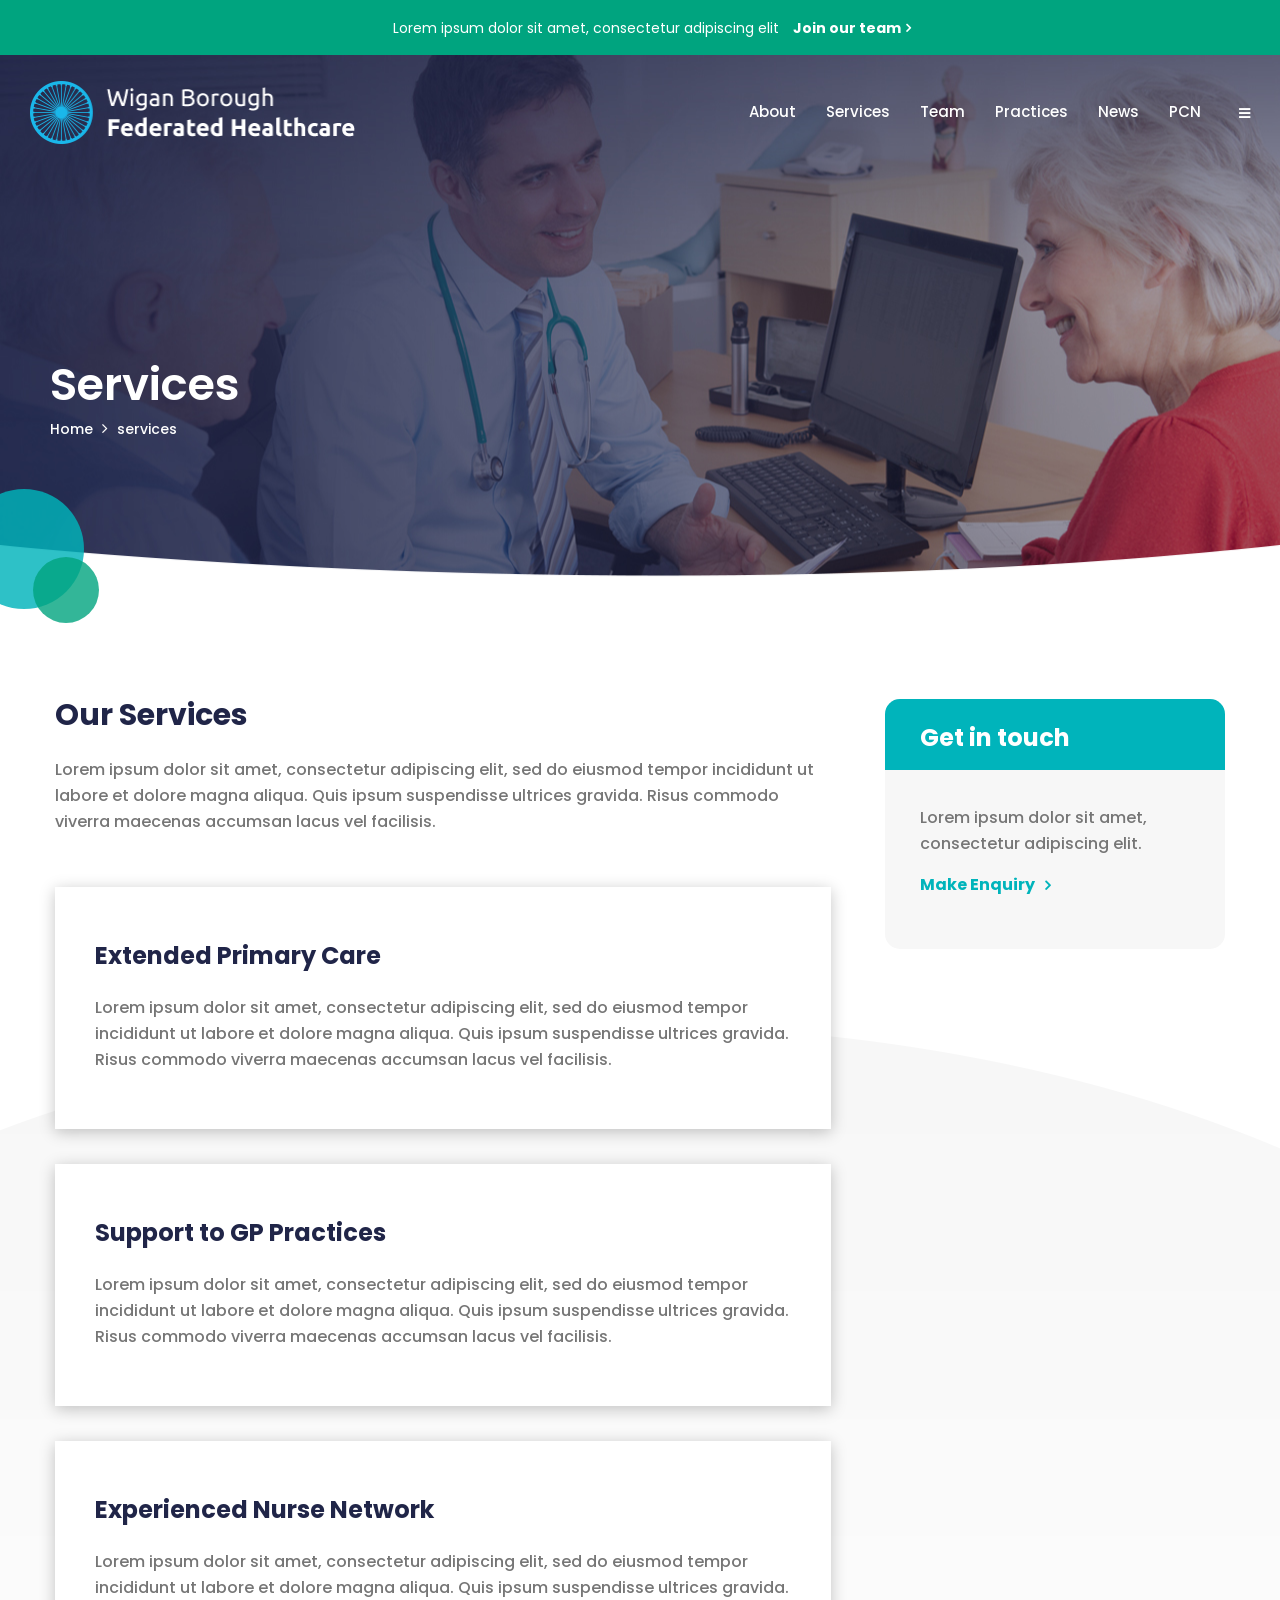
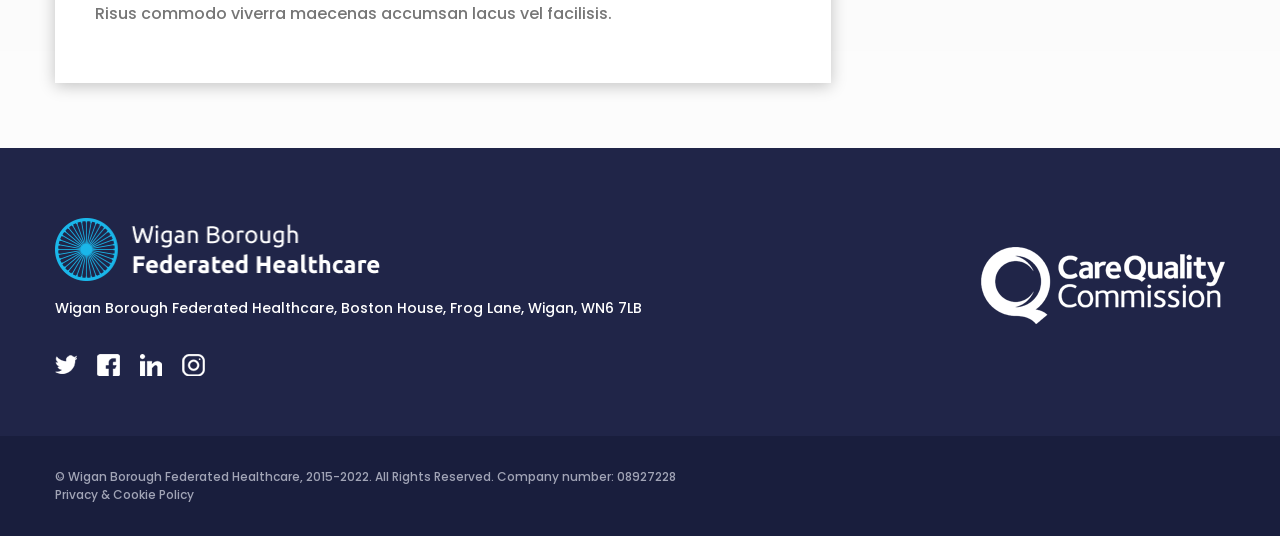
<file: child-page3.html>
<!DOCTYPE HTML>
<html lang="">

<head>
    <meta http-equiv="Content-Type" content="text/html; charset=utf-8" />
    <title>WBFH | Child Page3</title>
    <meta name="viewport" content="width=device-width, initial-scale=1, maximum-scale=1, user-scalable=0" />
    <link href="https://fonts.googleapis.com/css2?family=Poppins:wght@300;400;500;600;700&display=swap" rel="stylesheet">
    <link rel="icon" type="image/png" sizes="32x32" href="assets/images/favicon-32x32.png">
    <link type="text/css" href="assets/css/font-awesome.css" rel="stylesheet" />
    <link type="text/css" href="assets/css/ionicons.min.css" rel="stylesheet" />

    <link rel="stylesheet" href="assets/css/reset.css">
    <link type="text/css" href="style.css" rel="stylesheet" />
    <link type="text/css" href="assets/css/responsive.css" rel="stylesheet" />
    <!--[if lt IE 9]><script src="assets/js/modernizr.min.js" type="text/javascript"></script><![endif]-->
</head>

<body>
    <div id="wrapper">
        <!--strat wrapper-->
        <dviv class="header_container">
            <div class="mobile_menu">
                <div class="mobile_menu_height">
                    <div class="mobile_logo"></div>
                    <div class="menu_right">
                        <button type="button" class="menu_close text-right"><i class="fa fa-close"></i></button>
                        <div class="menu_area only_desktop_view">
                            <ul>
                                <li><a href="">Vacancies</a></li>
                                <li><a href="">Contact Details</a></li>
                                <li><a href="">Online Enquiry</a></li>
                            </ul>
                        </div>
                        <div class="menu_area only_mobile_view">
                            <ul>
                                <li class="current-page-item"><a href="">About</a></li>
                                <li><a href="">Services</a></li>
                                <li><a href="">Team</a></li>
                                <li><a href="">Practices</a></li>
                                <li><a href="">News</a></li>
                                <li><a href="">PCN</a></li>
                                <li><a href="">Vacancies</a></li>
                                <li><a href="">Contact Details</a></li>
                                <li><a href="">Online Enquiry</a></li>
                            </ul>
                        </div>
                    </div>
                </div>
            </div>

            <div class="top_bar_area only_desktop_view">
                <div class="top_bar center-content d-flex justify-content-center align-center">
                    <div class="top_bar_content">
                        <span>Lorem ipsum dolor sit amet, consectetur adipiscing elit <a href="javascript:void(0)"> <strong> Join our team </strong> </a> </span>
                    </div>
                </div>
            </div>

            <div class="header_holder_area">
                <header class="header_area">
                    <div class="header center-content flex-nowrap align-center flex-space-between">
                        <div class="logo">
                            <div class="logo_mx">
                                <a href="home.html"><img src="assets/images/WBFH-logo-blue.png" alt="" /></a>
                            </div>
                        </div>

                        <div class="header_right flex-nowrap align-center">
                            <div class="menu_area only_desktop_view">
                                <ul id="menu" class="flex-space-between align-center">
                                    <li class="current-page-item"><a href="">About</a></li>
                                    <li><a href="">Services</a></li>
                                    <li><a href="">Team</a></li>
                                    <li><a href="">Practices</a></li>
                                    <li><a href="">News</a></li>
                                    <li><a href="">PCN</a></li>
                                </ul>
                            </div>
                            <div class="hamburger_icon">
                                <button type="button"><i class="fa fa-bars"></i></button>
                            </div>
                        </div>
                    </div>
                </header>
            </div>
        </dviv>

        <!-- start banner_main_area -->
        <div id="banner_main_area">
            <style>
                #banner_area.lp_banner_area {
                    background-image: url(assets/images/child3-banner.jpg);
                }
                 @media screen and (max-width:991px) {
                    #banner_area.lp_banner_area {
                        background-image: url(assets/images/child3-banner_mb.jpg);
                    }
                } 
            </style>
            <div id="banner_area" class="lp_banner_area child_page1_banner inner_page_banner">
                <div class="banner center-content d-flex align-center">
                    <div class="banner_info">
                        <h1>Services</h1>
                        <div class="breadcrumbs_area">
                            <div class="breadcrumbs_bg">
                                <span class="home">
                                    <a href="#"><span>Home</span></a>
                                </span>
                                <i class="fa fa-angle-right"></i>
                                <span>
                                    <span>services</span>
                                </span>
                            </div>
                        </div>

                    </div>
                </div>

                <div class="banner_cricle_box">
                    <div class="banner_cricle_lg">
                    </div>
                </div>
            </div>
        </div>
        <!-- end banner_main_area -->

        <!-- child_values_area section start -->
        <div class="child_values_area child3_values_area">
            <div class="child_values_wrap center-content">
                <div class="child_values_box">
                    <div class="child_touch_box">
                        <div class="child_box_bg">
                            <strong>Get in touch</strong>
                            <div class="child_info_box">
                                <p>Lorem ipsum dolor sit amet, consectetur adipiscing elit.</p>
                                <a class="enquiry_btn" href="#">Make Enquiry</a>
                            </div>
                        </div>
                    </div>
                    <div class="child_values_content">
                        <div class="child_values_title top_title_style">
                            <h2>Our Services</h2>
                            <p>Lorem ipsum dolor sit amet, consectetur adipiscing elit, sed do eiusmod tempor incididunt ut labore et dolore magna aliqua. Quis ipsum suspendisse ultrices gravida. Risus commodo viverra maecenas accumsan lacus vel facilisis. </p>
                        </div>
                        <div class="child_values_row_box">
                            <div class="child_values_row">
                                <h4>Extended Primary Care</h4>
                                <p>Lorem ipsum dolor sit amet, consectetur adipiscing elit, sed do eiusmod tempor incididunt ut labore et dolore magna aliqua. Quis ipsum suspendisse ultrices gravida. Risus commodo viverra maecenas accumsan lacus vel facilisis. </p>
                            </div>

                            <div class="child_values_row">
                                <h4>Support to GP Practices</h4>
                                <p>Lorem ipsum dolor sit amet, consectetur adipiscing elit, sed do eiusmod tempor incididunt ut labore et dolore magna aliqua. Quis ipsum suspendisse ultrices gravida. Risus commodo viverra maecenas accumsan lacus vel facilisis. </p>
                            </div>

                            <div class="child_values_row">
                                <h4>Experienced Nurse Network</h4>
                                <p>Lorem ipsum dolor sit amet, consectetur adipiscing elit, sed do eiusmod tempor incididunt ut labore et dolore magna aliqua. Quis ipsum suspendisse ultrices gravida. Risus commodo viverra maecenas accumsan lacus vel facilisis. </p>
                            </div>
                        </div>
                    </div>
                </div>
                <div class="clearfix"></div>
            </div>
        </div>
        <!-- child_values_area section end -->
        

        <footer class="footer_area">
            <div class="footer center-content">
                <div class="footer_box align-center flex-space-between ">
                    <div class="footer_widget footer_logo">
                        <div class="footer_logo_mx">
                            <img src="assets/images/WBFH-logo-blue.png" alt="">
                        </div>
                        <p>Wigan Borough Federated Healthcare, Boston House, Frog Lane, Wigan, WN6 7LB</p>
                    </div>

                    <div class="footer_logo_right">
                        <div class="footer_logo_right_mx">
                            <img src="assets/images/footer_logo.png" alt="">
                        </div>
                    </div>
                </div>
                <div class="footer_social_icon">
                    <ul class="flex-nowrap align-center">
                        <li><a href="#"><img src="assets/images/tw_icon.png" alt=""></a></li>
                        <li><a href="#"><img src="assets/images/fb_icon.png" alt=""></a></li>
                        <li><a href="#"><img src="assets/images/lkd_icon.png" alt=""></a></li>
                        <li><a href="#"><img src="assets/images/ins_icon.png" alt=""></a></li>
                    </ul>
                </div>
            </div>
        </footer>

        <div class="copyright_area">
            <div class="copyright center-content">
                <p>&copy; Wigan Borough Federated Healthcare, 2015-2022. All Rights Reserved. Company number: 08927228<br> <a href="#"> Privacy & Cookie Policy</a></p>
            </div>
        </div>
    </div>
    <!--//end #wrapper-->

    <script src="assets/js/jquery.min.js"></script>

    <script src="assets/js/custom.js"></script>
    <script>
        (function($) {
        
        })(jQuery);
    </script>
</body>

</html>
</file>
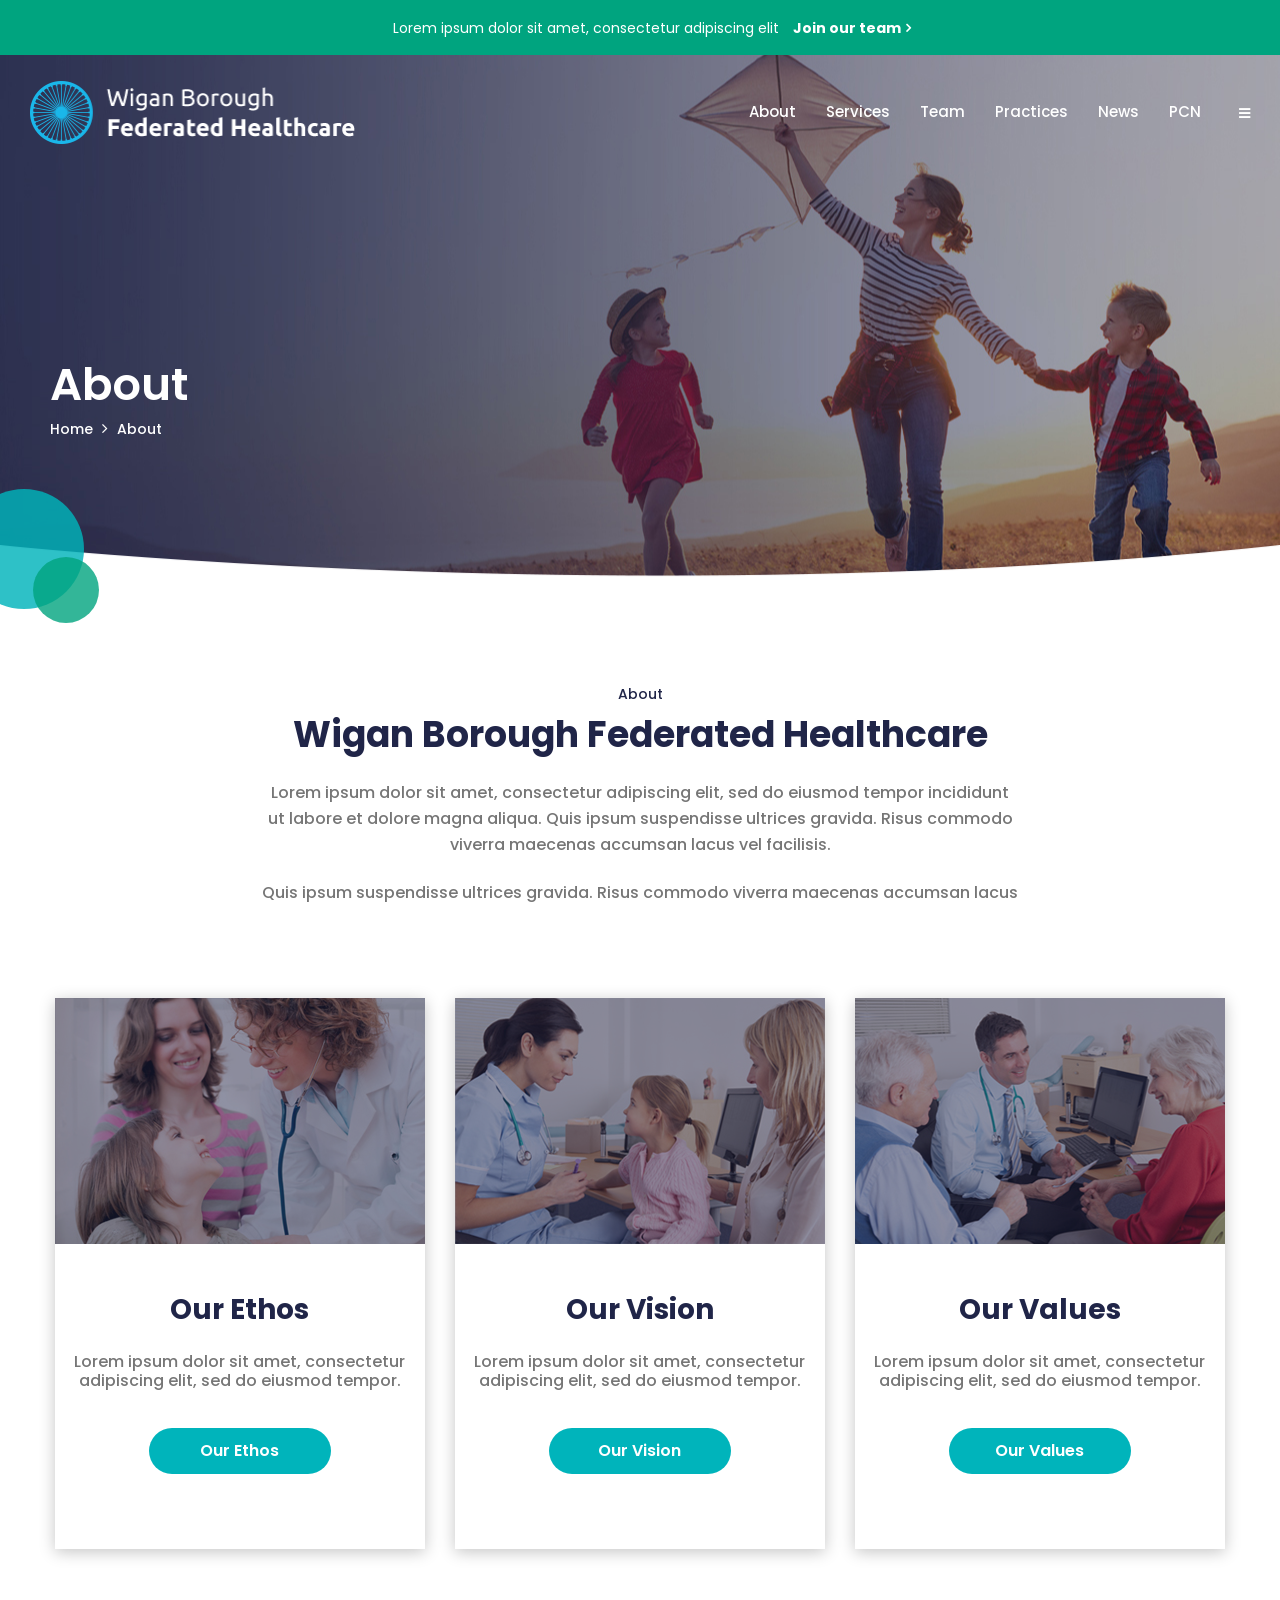
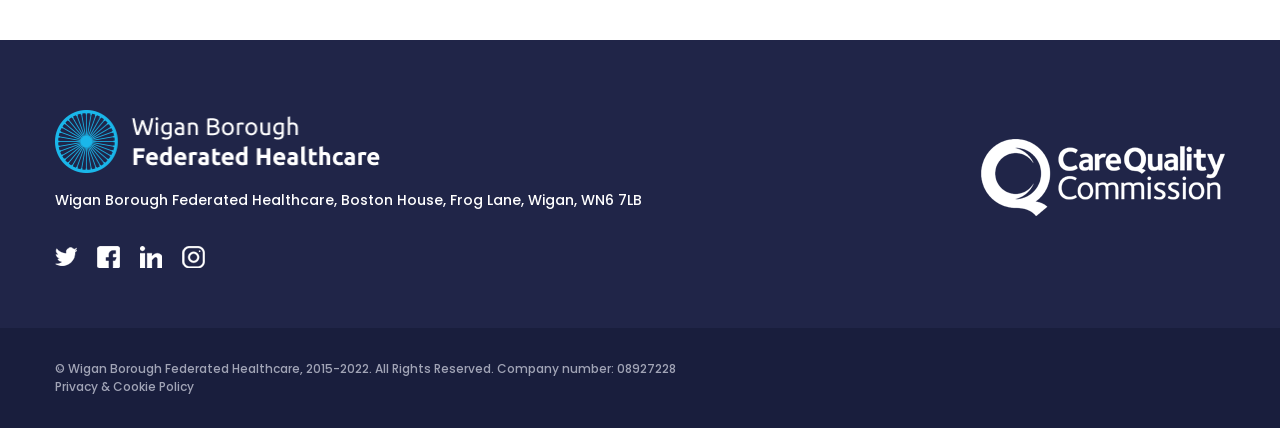
<file: parent-page.html>
<!DOCTYPE HTML>
<html lang="">

<head>
    <meta http-equiv="Content-Type" content="text/html; charset=utf-8" />
    <title>WBFH | About</title>
    <meta name="viewport" content="width=device-width, initial-scale=1, maximum-scale=1, user-scalable=0" />
    <link href="https://fonts.googleapis.com/css2?family=Poppins:wght@300;400;500;600;700&display=swap" rel="stylesheet">
    <link rel="icon" type="image/png" sizes="32x32" href="assets/images/favicon-32x32.png">
    <link type="text/css" href="assets/css/font-awesome.css" rel="stylesheet" />
    <link type="text/css" href="assets/css/ionicons.min.css" rel="stylesheet" />

    <link rel="stylesheet" href="assets/css/reset.css">
    <link type="text/css" href="style.css" rel="stylesheet" />
    <link type="text/css" href="assets/css/responsive.css" rel="stylesheet" />
    <!--[if lt IE 9]><script src="assets/js/modernizr.min.js" type="text/javascript"></script><![endif]-->
</head>

<body>
    <div id="wrapper">
        <!--strat wrapper-->
        <dviv class="header_container">
            <div class="mobile_menu">
                <div class="mobile_menu_height">
                    <div class="mobile_logo"></div>
                    <div class="menu_right">
                        <button type="button" class="menu_close text-right"><i class="fa fa-close"></i></button>
                        <div class="menu_area only_desktop_view">
                            <ul>
                                <li><a href="">Vacancies</a></li>
                                <li><a href="">Contact Details</a></li>
                                <li><a href="">Online Enquiry</a></li>
                            </ul>
                        </div>
                        <div class="menu_area only_mobile_view">
                            <ul>
                                <li class="current-page-item"><a href="">About</a></li>
                                <li><a href="">Services</a></li>
                                <li><a href="">Team</a></li>
                                <li><a href="">Practices</a></li>
                                <li><a href="">News</a></li>
                                <li><a href="">PCN</a></li>
                                <li><a href="">Vacancies</a></li>
                                <li><a href="">Contact Details</a></li>
                                <li><a href="">Online Enquiry</a></li>
                            </ul>
                        </div>
                    </div>
                </div>
            </div>

            <div class="top_bar_area only_desktop_view">
                <div class="top_bar center-content d-flex justify-content-center align-center">
                    <div class="top_bar_content">
                        <span>Lorem ipsum dolor sit amet, consectetur adipiscing elit <a href="javascript:void(0)"> <strong> Join our team </strong> </a> </span>
                    </div>
                </div>
            </div>

            <div class="header_holder_area">
                <header class="header_area">
                    <div class="header center-content flex-nowrap align-center flex-space-between">
                        <div class="logo">
                            <div class="logo_mx">
                                <a href="home.html"><img src="assets/images/WBFH-logo-blue.png" alt="" /></a>
                            </div>
                        </div>

                        <div class="header_right flex-nowrap align-center">
                            <div class="menu_area only_desktop_view">
                                <ul id="menu" class="flex-space-between align-center">
                                    <li class="current-page-item"><a href="">About</a></li>
                                    <li><a href="">Services</a></li>
                                    <li><a href="">Team</a></li>
                                    <li><a href="">Practices</a></li>
                                    <li><a href="">News</a></li>
                                    <li><a href="">PCN</a></li>
                                </ul>
                            </div>
                            <div class="hamburger_icon">
                                <button type="button"><i class="fa fa-bars"></i></button>
                            </div>
                        </div>
                    </div>
                </header>
            </div>
        </dviv>

        <!-- start banner_main_area -->
        <div id="banner_main_area">
            <style>
                #banner_area.lp_banner_area {
                    background-image: url(assets/images/about-banner.jpg);
                }
                 @media screen and (max-width:991px) {
                    #banner_area.lp_banner_area {
                        background-image: url(assets/images/WBFH-banner_mb.jpg);
                    }
                } 
            </style>
            <div id="banner_area" class="lp_banner_area about_page_banner inner_page_banner">
                <div class="banner center-content d-flex align-center">
                    <div class="banner_info">
                        <h1>About</h1>
                        <div class="breadcrumbs_area">
                            <div class="breadcrumbs_bg">
                                <span class="home">
                                    <a href="#"><span>Home</span></a>
                                </span>
                                <i class="fa fa-angle-right"></i>
                                <span>
                                    <span>About</span>
                                </span>
                            </div>
                        </div>

                    </div>
                </div>

                <div class="banner_cricle_box">
                    <div class="banner_cricle_lg">
                    </div>
                </div>
            </div>
        </div>
        <!-- end banner_main_area -->

        <!-- Service section start -->
        <div class="services_area about_services_area">
            <div class="services_area_inner center-content">
                <div class="services_top_title top_title_style">
                    <small>About </small>
                    <h2>Wigan Borough Federated Healthcare</h2>
                    <p>Lorem ipsum dolor sit amet, consectetur adipiscing elit, sed do eiusmod tempor incididunt ut labore et dolore magna aliqua. Quis ipsum suspendisse ultrices gravida. Risus commodo viverra maecenas accumsan lacus vel facilisis. </p>
                    <p>Quis ipsum suspendisse ultrices gravida. Risus commodo viverra maecenas accumsan lacus</p>
                </div>
                <div class="services_area_box ">
                    <div class="our_services_wrap flex-wrap">
                        <div class="services_column">
                            <div class="services_column_inner">
                                <div class="services_column_image">
                                    <img src="assets/images/services_img1.jpg" alt="">
                                </div>
                                <div class="servicew_column_content">
                                    <h4>Our Ethos</h4>
                                    <p>Lorem ipsum dolor sit amet, consectetur adipiscing elit, sed do eiusmod tempor.</p>
                                </div>
                                <div class="services_btn_wrap btn_wrap"><a href="#" class="services_btn btn">Our Ethos</a></div>
                            </div>
                        </div>

                        <div class="services_column">
                            <div class="services_column_inner">
                                <div class="services_column_image">
                                    <img src="assets/images/services_img2.jpg" alt="">
                                </div>
                                <div class="servicew_column_content">
                                    <h4>Our Vision</h4>
                                    <p>Lorem ipsum dolor sit amet, consectetur adipiscing elit, sed do eiusmod tempor.</p>
                                </div>
                                <div class="services_btn_wrap btn_wrap">
                                    <a href="#" class="services_btn btn">Our Vision</a>
                                </div>
                            </div>
                        </div>

                        <div class="services_column">
                            <div class="services_column_inner">
                                <div class="services_column_image">
                                    <img src="assets/images/services_img3.jpg" alt="">
                                </div>
                                <div class="servicew_column_content">
                                    <h4>Our Values</h4>
                                    <p>Lorem ipsum dolor sit amet, consectetur adipiscing elit, sed do eiusmod tempor.</p>
                                </div>
                                <div class="services_btn_wrap btn_wrap">
                                    <a href="#" class="services_btn btn">Our Values</a>
                                </div>
                            </div>
                        </div>
                    </div>
                </div>
            </div>
        </div>
        <!-- Service section end -->
        

        <footer class="footer_area">
            <div class="footer center-content">
                <div class="footer_box align-center flex-space-between ">
                    <div class="footer_widget footer_logo">
                        <div class="footer_logo_mx">
                            <img src="assets/images/WBFH-logo-blue.png" alt="">
                        </div>
                        <p>Wigan Borough Federated Healthcare, Boston House, Frog Lane, Wigan, WN6 7LB</p>
                    </div>

                    <div class="footer_logo_right">
                        <div class="footer_logo_right_mx">
                            <img src="assets/images/footer_logo.png" alt="">
                        </div>
                    </div>
                </div>
                <div class="footer_social_icon">
                    <ul class="flex-nowrap align-center">
                        <li><a href="#"><img src="assets/images/tw_icon.png" alt=""></a></li>
                        <li><a href="#"><img src="assets/images/fb_icon.png" alt=""></a></li>
                        <li><a href="#"><img src="assets/images/lkd_icon.png" alt=""></a></li>
                        <li><a href="#"><img src="assets/images/ins_icon.png" alt=""></a></li>
                    </ul>
                </div>
            </div>
        </footer>

        <div class="copyright_area">
            <div class="copyright center-content">
                <p>&copy; Wigan Borough Federated Healthcare, 2015-2022. All Rights Reserved. Company number: 08927228<br> <a href="#"> Privacy & Cookie Policy</a></p>
            </div>
        </div>
    </div>
    <!--//end #wrapper-->

    <script src="assets/js/jquery.min.js"></script>

    <script src="assets/js/custom.js"></script>
    <script>
        (function($) {
        
        })(jQuery);
    </script>
</body>

</html>
</file>
<file: style.css>
/* root */
:root {
    /* color name */
    --black-color: #000000;
    --white-color: #ffffff;
    --bluish-green-color: #00a47f;
    --blue: #202548;
    --sky-color: #00b4bb;
}

/* reusable code */
.btn {
    font-size: 16px;
    line-height: 30px;
    font-weight: 600;
    padding: 8px 45px;
    background-color: var(--sky-color);
    display: inline-block;
    border-radius: 23px;
    margin-top: 32px;
    color: var(--white-color);
    transition: all 0.3s;
}
.btn:hover {
    background-color: #00a47f;
}
/* top bar */

.header_container {
    position: absolute;
    width: 100%;
    top: 0;
    left: 0;
    right: 0;
    z-index: 9999;
    margin: 0 auto;
}
.top_bar_area {
    background-color: var(--bluish-green-color);
    position: relative;
    z-index: 99999;
    padding: 0 20px;
}
.top_bar {
    max-width: 1220px;
    padding: 5px 0 5px 14px;
    min-height: 55px;
}
.top_bar_content {
    color: var(--white-color);
}
.top_bar_content span {
    font-size: 14px;
    line-height: 17px;
    font-weight: 400;
    color: var(--white-color);
}
.top_bar_content span a {
    margin-left: 10px;
    color: var(--white-color);
    position: relative;
}
.top_bar_content a::after {
    font-family: "FontAwesome";
    content: '\f105';
    color: inherit;
    font-size: inherit;
    font-weight: bold;
    position: absolute;
    top: 50%;
    right: -10px;
    transform: translateY(-50%);
    transition: 0.3s all ease;
}
.top_bar_content a:hover::after {
    right: -15px;
}

/* Main Menu */
.header_holder_area {
    position: relative;
}
.header_area {
    width: 100%;
    padding: 0 20px;
    position: relative;
    z-index: 7;
    background-color: transparent;
}
.header {
    max-width: 1220px;
    /*height: 100px;*/
    display: flex;
    flex-wrap: nowrap;
    justify-content: space-between;
    align-items: center;
    position: relative;
    padding: 26px 0 0 0;
}
.logo {
    width: 35.24%;
}
.logo_mx {
    max-width: 325px;
}
.logo_mx img {
    width: 100% !important;
}

.header_right {
    width: 64.67%;
    justify-content: flex-end;
}
.menu_area {
    padding-right: 3vw;
}
.menu_area ul li {
    font-size: 16px;
    line-height: 24px;
    font-weight: 500;
    color: var(--white-color);
    padding: 0 20px;
}
.menu_area ul li:first-child { padding-left: 0; }
.menu_area ul li:last-child { padding-right: 0; }
.menu_area ul li a {
    color: var(--white-color);
}
.menu_area ul li a:hover {
    color: #1AB7EA;
}

button {
    border: none;
    outline: none;
    padding: 0;
    margin: 0;
    background-color: transparent;
}
.hamburger_icon button,
.mobile_menu .menu_close {
    color: #ffffff;
    cursor: pointer;
    transition: all 0.2s ease-out 0.1s;
    -webkit-transition: all 0.2s ease-out 0.1s;
    -moz-transition: all 0.2s ease-out 0.1s;
    -o-transition: all 0.2s ease-out 0.1s;
}
.mobile_menu .menu_close .fa {
    font-size: 16px;
}
.hamburger_icon button:hover {
    color: #1AB7EA;
}
.mobile_menu .menu_close i,#1AB7EA
.hamburger_icon button i {
    font-size: 20px;
    line-height: 1;
}

/* Mobile Menu */
.mobile_menu {
    min-width: 350px;
    background-color: var(--blue);
    position: fixed;
    right: -350px;
    top: 0x;
    z-index: 9999;
    padding: 60px 15px 30px 15px;
    overflow: auto;
    height: 100%;
    transition: right 0.2s ease-out 0.1s;
    -webkit-transition: right 0.2s ease-out 0.1s;
    -moz-transition: right 0.2s ease-out 0.1s;
    -o-transition: right 0.2s ease-out 0.1s;
}
.mobile_menu.active {
    right: 0;
}
.mobile_menu_height {
    padding: 40px 50px 0 0;
}
.menu_right {
    display: flex;
    flex-direction: column;
}
.mobile_menu .menu_area {
    margin-right: 0;
    margin-top: 40px;
    padding-right: 0;
}
.mobile_menu .menu_area ul li {
    text-align: right;
    padding: 9px 0;
}
.mobile_menu .menu_area ul li a {
    padding-right: 0;
}

@media screen and (max-width: 1300px ){
    .menu_area ul li {
        font-size: 15px;
        padding: 0 15px;
    }
}
@media screen and (max-width: 991px ){
    .logo {
        width: 232px;
    }
    .logo_mx {
        max-width: 100%;
    }
    .header_right { width: auto; }
    .mobile_menu .menu_area {
        margin-top: 25px;
    }
    .mobile_menu .menu_area ul li {
        padding: 8px 0;
        font-size: 14px;
        line-height: 17px;
    }
}

/*------- Banner area -------*/
.lp_banner_area {
    background-size: cover;
    background-repeat: no-repeat;
    background-position: center;
    position: relative;
    padding: 0 20px;
}

.lp_banner_area::after {
    content: '';
    position: absolute;
    left: 0;
    right: 0;
    bottom: -30px;
    background-image: url('assets/images/banner-bottom.png');
    background-repeat: no-repeat;
    background-size: cover;
    width: 100%;
    height: 100px;
}

.lp_banner_area .banner {
    width: 100%;
    max-width: 1220px;
    min-height: 752px;
    padding-left: 20px;
}

.lp_banner_area .banner_info {
    color: var(--white-color);
}

.banner_info { margin-top: 74px; }
.banner_info h1 {
    font-size: 40px;
    line-height: 48px;
    font-weight: 600;
    margin-bottom: 23px;
}

.banner_info p {
    font-size: 18px;
    line-height: 30px;
    font-weight: 400;
    color: #fff;
}

.scroll_btn_wrap {
    position: absolute;
    width: 100%;
    height: auto;
    bottom: -10px;
    left: 0;
    right: 0;
    z-index: 4;
    margin: 0 auto;
    display: flex;
    flex-direction: column;
    align-items: center;
}

.scroll_btn_wrap::after {
    content: '';
    width: 10px;
    height: 102px;
    top: 100%;
    left: 0;
    right: 0;
    margin: 0 auto;
    background: url(assets/images/scroll-line.png) no-repeat center bottom;
    z-index: 4;
}
.banner_cricle_box {}
.banner_cricle_lg {
    position: absolute;
    width: 120px;
    height: 120px;
    left: -36px;
    bottom: 6px;
    z-index: 1;
    background-color: rgba(0, 180, 187, 0.82);
    border-radius: 50%;
}
.banner_cricle_lg::after {
    content: '';
    position: absolute;
    width: 66px;
    height: 66px;
    right: -15px;
    bottom: -14px;
    z-index: 2;
    background-color: rgba(0, 164, 127, 0.8);
    border-radius: 50%;
}

@media screen and (max-width: 991px ){
    #banner_area.lp_banner_area {
        background-position: center top;
    }
    .lp_banner_area::after {
        bottom: -60px;
        background-size: 100% 42%;
    }
    .lp_banner_area .banner {
        padding-left: 0;
    }
    .lp_banner_area .banner {
        align-items: flex-start;
        min-height: 470px;
        padding: 122px 0 0 0;
    }
    .banner_info {
       margin-top: 0;
    }
    .banner_info h1 {
        font-size: 32px;
        line-height: 37px;
        margin-bottom: 21px;
    }
    .banner_info p {
        font-size: 15px;
        line-height: 24px;
    }
    .btn {
        font-size: 15px;
        line-height: 29px;
        padding: 8px 42px;
        margin-top: 23px;
    }

    .scroll_btn_wrap {
        bottom: -7px;
    }

    .banner_cricle_lg {
        width: 110px;
        height: 110px;
        left: -37px;
        bottom: -17px;
    }
    .banner_cricle_lg::after {
        width: 60px;
        height: 60px;
        right: -12px;
        bottom: -11px;
    }


    .mobile_menu {
        top: 0;
        padding: 0;
    }
    .mobile_menu.active {
        min-width: 100%;
    }
    .mobile_menu_height {
        padding: 20px 15px 0 0;
    }
}


/*----- Services area -----*/
.services_area {
    background-color: #fff;
    padding: 0 20px;
}
.services_area_inner {
    max-width: 1170px;
    padding: 82px 0 91px 0;
}
.services_top_title {
    max-width: 756px;
    margin: 0 auto;
    padding-bottom: 48px;
}
.top_title_style {}
.top_title_style small {
    font-size: 14px;
    line-height: 18px;
    font-weight: 500;
    color: #202548;
    text-align: center;
    display: block;
    padding-bottom: 11px;
}
.top_title_style h2 {
    font-size: 36px;
    line-height: 41px;
    font-weight: 700;
    color: #202548;
    text-align: center;
    padding-bottom: 25px;
}
.top_title_style p {
    font-size: 16px;
    line-height: 26px;
    font-weight: 500;
    color: #767676;
    text-align: center;
    padding-bottom: 22px;
}

.services_area_box {}
.our_services_wrap {
    width: auto;
    margin: 0 -15px -25px -15px;
}
.services_column {
    width: 33.33%;
    padding: 0 15px 25px 15px;
}
.services_column_inner {
    -webkit-box-shadow: 0px 3px 15px 0px rgba(0,0,0,0.23);
    -moz-box-shadow: 0px 3px 15px 0px rgba(0,0,0,0.23);
    box-shadow: 0px 3px 15px 0px rgba(0,0,0,0.23);
    background-color: #fff;
    padding-bottom: 75px;
}
.services_column_image {
    position: relative;
}
.services_column_image::after {
    content: '';
    position: absolute;
    width: 100%;
    height: 100%;
    top: 0;
    left: 0;
    z-index: 1;
    background-color: rgba(32, 37, 72, 0.50);
}
.servicew_column_content { padding: 50px 10px 6px 10px; }
.servicew_column_content h4 {
    font-size: 28px;
    line-height: 32px;
    font-weight: 700;
    color: #202548;
    text-align: center;
    padding-bottom: 26px;
}
.servicew_column_content p {
    font-size: 16px;
    line-height: 19px;
    font-weight: 500;
    color: #767676;
    text-align: center;
}
.services_btn_wrap {
    max-width: 182px;
    margin: 0 auto;
}
.services_btn {
    display: flex;
    align-items: center;
    justify-content: center;
    width: 100%;
}

@media screen and (max-width: 991px ){
    .services_area_inner {
        padding: 50px 0 46px 0;
    }
    .services_top_title {
        padding-bottom: 25px;
    }
    .top_title_style h2 {
        font-size: 30px;
        line-height: 35px;
        padding-bottom: 17px;
    }
    .top_title_style p {
        font-size: 14px;
        line-height: 21px;
        padding-bottom: 10px;
    }
    .services_column {
        width: 100%;
    }
    .services_column_inner { padding-bottom: 35px; }
    .servicew_column_content {
        padding: 28px 10px 6px 10px;
    }
    .servicew_column_content h4 {
        font-size: 24px;
        line-height: 27px;
        padding-bottom: 20px;
    }
    .servicew_column_content p {
        font-size: 14px;
        line-height: 17px;
    }
    .services_area .btn {
        margin-top: 16px;
    }
}

/*------------ news_area ------------*/
.news_area {
    background-color: #fff;
    position: relative;
    padding: 0 20px;
    overflow: hidden;
}
.news_area_inner {
    max-width: 100%;
    margin: 0 auto;
}
.news_wrap {
    position: relative;
    z-index: 3;
    max-width: 1170px;
    padding-bottom: 125px;
}
.news_top_title { padding-bottom: 42px; }
.news_box {
    width: auto;
    margin: 0 -15px -34px -15px;
}
.news_col_row {
    width: 50%;
    padding: 0 15px 34px 15px;
}
.news_col_bg {
    background-color: #f9f9f9;
    height: 100%;
    padding: 24px;
}
.news_img {}
.news_img img {
    width: 100% !important;
}
.news_info_box {
    padding-left: 30px;
}
.news_info_box_mx {
    width: 100%;
    max-width: 285px;
}
.news_info_box h4 {
    font-size: 18px;
    line-height: 22px;
    font-weight: 700;
    color: #202548;
    padding-bottom: 18px;
}
.news_info_box h4 a {
    color: #202548;
}
.news_info_box p {
    font-size: 16px;
    line-height: 26px;
    font-weight: 500;
    color: #767676;
}
.news_area .banner_cricle_box {
    position: absolute;
    width: 100%;
    max-width: 100%;
    height: auto;
    bottom: 15px;
    right: 0;
    left: 0;
    margin: 0 auto;
    z-index: 1;
}
.news_area .banner_cricle_lg {
    width: 160px;
    height: 160px;
    left: initial;
    bottom: 6px;
    right: -30px;
}
.news_area .banner_cricle_lg::after {
    width: 90px;
    height: 90px;
    right: 72px;
    bottom: -15px;
}

@media screen and (max-width: 991px ){
    .news_area_inner {
        overflow: inherit;
    }
    .news_wrap {
        padding-bottom: 90px;
    }
    .news_top_title {
        padding-bottom: 25px;
    }

    .news_col_row {
        width: 100%;
    }
    .news_col_bg {
        padding: 20px;
    }
    .news_info_box {
        padding-left: 18px;
    }
    .news_info_box h4 {
        font-size: 15px;
        line-height: 18px;
        padding-bottom: 9px;
    }
    .news_info_box p {
        font-size: 14px;
        line-height: 19px;
    }
    .news_area .banner_cricle_box {
        bottom: 25px;
    }
    .news_area .banner_cricle_lg {
        width: 115px;
        height: 115px;
        right: -20px;
    }
    .news_area .banner_cricle_lg::after {
        width: 70px;
        height: 70px;
        right: 64px;
        bottom: -12px;
    }
}

/*------------- team_area -------------*/
.team_area {
    background-color: #fff;
    padding: 0 20px;
}
.team_wrap {
    max-width: 1170px;
    padding-bottom: 192px;
}
.team_top_title { padding-bottom: 38px; }
.team_box {
    width: auto;
    margin: 0 -15px -25px -15px;
}
.team_col {
    width: 33.33%;
    position: relative;
    padding: 0 15px 25px 15px;
}
.team_col::after {
    content: '';
    position: absolute;
    width: 100%;
    height: 4px;
    top: 100px;
    left: 0;
    z-index: 1;
    background-image: url('assets/images/team_dot_h.png');
    background-repeat: repeat-x;
    background-position: left top;
}
.team_col_inner {
    position: relative;
    z-index: 2;
}
.team_col_img {
    width: 206px;
    height: 206px;
    margin: 0 auto 28px auto;
    padding: 5px;
    background-color: #fff;
    border-radius: 50%;
    -webkit-box-shadow: 0px 0px 12px 0px rgba(0,0,0,0.2);
    -moz-box-shadow: 0px 0px 12px 0px rgba(0,0,0,0.2);
    box-shadow: 0px 0px 12px 0px rgba(0,0,0,0.2);
}
.team_col_img img {
    width: 100% !important;
    border-radius: 50% !important;
}
.team_info {}
.team_info_mx {
    max-width: 280px;
    margin: 0 auto;
}
.team_info h4 {
    font-size: 24px;
    line-height: 29px;
    font-weight: 700;
    color: #202548;
    text-align: center;
    padding-bottom: 17px;
}
.team_info h4 a {
    color: #202548;
}
.team_info p {
    font-size: 16px;
    line-height: 26px;
    font-weight: 500;
    color: #767676;
    text-align: center;
}

@media screen and (max-width: 991px ){
    .team_wrap {
        padding-bottom: 60px;
    }
    .team_top_title {
        padding-bottom: 25px;
    }
    .team_col {
        width: 100%;
    }
    .team_col::after { display: none; }
    .team_col_img {
        margin: 0 auto 14px auto;
    }
    .team_info h4 {
        font-size: 19px;
        line-height: 23px;
        padding-bottom: 10px;
    }
    .team_info p {
        font-size: 14px;
        line-height: 19px;
    }
}


/*============== parent-page About ==============*/
/*----------- about_page_banner -----------*/
.inner_page_banner .banner,
.about_page_banner .banner {
    min-height:  615px;
    background-position: center bottom;
    align-items: flex-end;
}
.inner_page_banner .banner_info,
.about_page_banner .banner_info {
    margin-top: 0;
    padding-bottom: 174px;
}
.inner_page_banner .banner_info h1,
.about_page_banner .banner_info h1 {
    font-size: 45px;
    line-height: 51px;
    margin-bottom: 6px;
}
.breadcrumbs_bg span {
    font-size: 14px;
    line-height: 1;
    font-weight: 500;
    color: #fff;
    display: inline-block;
    padding: 0 5px;
}
.breadcrumbs_bg .fa { color: #fff; }
.breadcrumbs_bg span:first-child { padding-left: 0; }
.breadcrumbs_bg span:last-child { padding-right: 0; }
.breadcrumbs_bg span a {
    color: #fff;
}

@media screen and (max-width: 991px ){
    .inner_page_banner .banner,
    .about_page_banner .banner {
        min-height: 470px;
        align-items: center;
        padding: 84px 0 0 0;
    }
    .inner_page_banner .banner_info,
    .about_page_banner .banner_info {
        margin-top: 0;
        padding: 74px 0;
    }
    .inner_page_banner .banner_info h1,
    .about_page_banner .banner_info h1 {
        font-size: 32px;
        line-height: 37px;
    }
}

/*----------- about_services_area -----------*/
.about_services_area {}
.about_services_area .services_area_inner {
    padding: 70px 0 91px 0;
}
.about_services_area .services_top_title {
    padding-bottom: 70px;
}

@media screen and (max-width: 991px ){
    .about_services_area .services_area_inner {
        padding: 50px 0 48px 0;
    }
    .about_services_area .services_top_title {
        padding-bottom: 30px;
    }
}

/*============ child page1 ============*/
/*----------- child_values_area -----------*/
.child_values_area {
    background-color: #fff;
    position: relative;
    overflow: hidden;
    padding: 0 20px;
}
.child_values_area::after {
    content: '';
    position: absolute;
    width: 100%;
    height: 100%;
    top: 30%;
    left: 0;
    z-index: 1;
    background-image: url('assets/images/child1_curv_bg.png');
    background-repeat: no-repeat;
    background-position: center top;
    background-size: 100% auto;
}
.child2_values_area::after { top: 34.2%; }
.child3_values_area::after { top: 36.2%; }
.child_values_wrap {
    position: relative;
    z-index: 2;
    max-width: 1170px;
    padding: 84px 0 65px 0;
}
.child_values_box {}
.child_touch_box {
    float: right;
    width: 340px;
    background-color: #f7f7f7;
    border-radius: 15px;
}
.child_touch_box strong {
    font-size: 24px;
    line-height: 1;
    color: #fff;
    font-weight: 700;
    display: block;
    background-color: #00b4bb;
    border-radius: 15px 15px 0 0;
    padding: 27px 10px 20px 35px;
}
.child_info_box {
    padding: 35px 15px 52px 35px;
}
.child_info_box p {
    font-size: 16px;
    line-height: 26px;
    font-weight: 500;
    color: #767676;
    padding-bottom: 15px;
}
.enquiry_btn {
    font-size: 16px;
    line-height: 1;
    font-weight: 700;
    color: #00b4bb;
    position: relative;
    transition: all 0.3s;
}
.enquiry_btn::after {
    font-family: "FontAwesome";
    content: '\f105';
    color: inherit;
    font-size: inherit;
    font-weight: bold;
    position: absolute;
    top: 50%;
    right: -16px;
    transform: translateY(-50%);
    transition: 0.3s all ease;
}
.enquiry_btn:hover::after {
    right: -20px;
}

.child_values_content {
    margin-right: 394px;
}
.child_values_title { padding-bottom: 30px; }
.child_values_title h2 {
    font-size: 30px;
    line-height: 33px;
    text-align: left;
}
.child_values_title p {
    text-align: left;
}
.child_values_row_box {}
.child_values_row {
    background-color: #fff;
    webkit-box-shadow: 0px 3px 15px 0px rgb(0 0 0 / 23%);
    -moz-box-shadow: 0px 3px 15px 0px rgba(0,0,0,0.23);
    box-shadow: 0px 3px 15px 0px rgb(0 0 0 / 23%);
    margin-bottom: 35px;
    padding: 54px 40px 56px 40px;
}
.child_values_row:last-child { margin-bottom: 0; }
.child_values_row h4 {
    font-size: 24px;
    line-height: 29px;
    color: #202548;
    font-weight: 700;
    padding-bottom: 25px;
}
.child_values_row h4 span {
    background-image: url('assets/images/check_icon.png');
    background-repeat: no-repeat;
    background-size: 20px auto;
    background-position: left center;
    display: inline-block;
    padding-left: 38px;
}
.child_values_row p {
    font-size: 16px;
    line-height: 26px;
    font-weight: 500;
    color: #767676;
}

@media screen and (max-width: 991px ){
    .child_values_area::after { display: none; }
    .child_values_wrap {
        padding: 54px 0 52px 0;
    }
    .child_values_box {
        display: flex;
        flex-direction: column;
    }
    .child_values_content {
        width: 100%;
        order: 1;
        margin-right: 0;
        padding-bottom: 42px;
    }
    .child_values_title { padding-bottom: 16px; }
    .child_values_title h2 {
        font-size: 28px;
        line-height: 31px;
    }
    .child_values_row {
        margin-bottom: 30px;
        padding: 25px 20px 30px 20px;
    }
    .child_values_row h4 {
        font-size: 20px;
        line-height: 25px;
        padding-bottom: 14px;
    }
    .child_values_row h4 span {
        padding-left: 32px;
    }
    .child_values_row p {
        font-size: 14px;
        line-height: 19px;
    }

    .child_touch_box {
        float: inherit;
        width: 100%;
        order: 2;
    }
    
    .child_info_box {
        padding: 22px 15px 36px 20px;
    }
    .child_touch_box strong {
        font-size: 22px;
        padding: 22px 10px 17px 20px;
    }
}

.child2_values_area {}
.child2_values_area .child_values_content {
    width: 100%;
    margin-right: 0;
}
.child_values_row { align-items: flex-start; }
.clinic_img {
    width: 12.33%;
}
.clinic_img img {
    width: 100% !important;
    max-width: 135px;
}
.clinic_info {
    width: 87.67%;
    padding-left: 42px;
}
.clinic_info p { padding-bottom: 25px; }
.clinic_info p:last-child { padding-bottom: 0px; }

@media screen and (max-width: 991px ){
    .clinic_info p {
        padding-bottom: 14px;
    }
    .clinic_info {
        width: 87.67%;
        padding-left: 18px;
    }
}

@media screen and (max-width: 520px ){
    .clinic_img {
        width: 100%;
        margin-bottom: 25px;
    }
    .clinic_img img { margin: 0 auto;}
    .clinic_info {
        width: 100%;
        padding-left: 0;
    }
}

/*----------- footer_area -----------*/
.footer_area {
    background-color: #202548;
    position: relative;
    z-index: 2;
    padding: 0 20px;
}
.footer {
    max-width: 1170px;
    padding: 70px 0 60px 0;
}
.footer_box {}
.footer_widget {}
.footer_logo {
    margin-bottom: 36px;
    padding-right: 15px;
}
.footer_logo_mx {
    max-width: 325px;
    margin-bottom: 18px;
}
.footer_logo img {
    width: 100% !important;
}
.footer_logo p {
    font-size: 14px;
    line-height: 19px;
    font-weight: 500;
    color: #fff;
}
.footer_social_icon {}
.footer_social_icon ul li {
    padding: 0 10px;
}
.footer_social_icon ul li:first-child { padding-left: 0; }
.footer_social_icon ul li:last-child { padding-right: 0; }

/*-----------*/
.copyright_area {
    background-color: #191e3d;
    padding: 0 20px;
}
.copyright {
    max-width: 1170px;
    padding: 32px 0;
}
.copyright p {
    font-size: 12px;
    line-height: 18px;
    color: #a1a4b6;
    font-weight: 500;
}
.copyright p a {
    color: #a1a4b6;
}

@media screen and (max-width: 991px ){
    .footer {
        padding: 48px 0 35px 0;
    }
    .footer_logo_right,
    .footer_logo {
        width: 100%;
    }
    .footer_logo img {
        max-width: 250px;
    }
    .footer_logo_right { margin-bottom: 30px; }
    .footer_logo_right_mx img {
        max-width: 194px;
    }
    .copyright {
        padding: 20px 0;
    }
    .copyright p br { display: none; }
}
</file>
<file: assets/css/responsive.css>
/* Mobile Menu Core Style*/

.slicknav_btn {
    display: block;
}

.slicknav_menu .slicknav_menutxt {
    display: inline-block;
}

.slicknav_menu .slicknav_icon {
    padding-right: 0;
}

.slicknav_menu .slicknav_icon:before,
.slicknav_open .slicknav_arrow:before,
.slicknav_collapsed .slicknav_arrow:before {
    font-family: FontAwesome;
    font-style: normal;
    font-weight: normal;
    text-decoration: inherit;
    color: #414e5c;
    font-size: 18px;
    position: absolute;
    top: 2px;
    left: 0;
}

.slicknav_open .slicknav_arrow:before {
    content: "\f107";
    left: inherit;
    right: 0;
}

.slicknav_collapsed .slicknav_arrow:before {
    content: "\f105";
    left: inherit;
    right: 0;
}

.slicknav_open .slicknav_arrow,
.slicknav_collapsed .slicknav_arrow {
    position: relative;
}

.slicknav_menu .slicknav_icon:before {
    font-family: "Ionicons";
    content: "\f394";
    font-size: 30px;
    right: 0;
    top: 8px;
    left: inherit;
    color: #fff;
    /*background:url(../images/menu_bar.png) no-repeat;*/
    background-position: 0 0;
    width: 30px;
    height: 30px;
    display: block;
}

.slicknav_menu .slicknav_open .slicknav_icon:before {
    content: "\f2d7";
    background-position: 0 -30px
}

.slicknav_menu .slicknav_no-text {
    margin: 0
}

.slicknav_menu .slicknav_icon-bar {}

.slicknav_btn .slicknav_icon-bar+.slicknav_icon-bar {}

.slicknav_nav {
    clear: both
}

.slicknav_nav ul,
.slicknav_nav li {
    display: block
}

.slicknav_nav .slicknav_arrow {
    /*float:right;*/
    padding-left: 15px;
    margin-left: 2px;
}

.slicknav_nav .menu-item-has-children>a.slicknav_item {
    padding-right: 0
}

.slicknav_nav .slicknav_item {
    cursor: pointer;
    padding: 10px 10px 10px 0;
}

.slicknav_nav .slicknav_row {
    display: block;
}

.slicknav_nav a {
    display: block
}

.slicknav_nav .slicknav_item a,
.slicknav_nav .slicknav_parent-link a {
    display: inline
}

.slicknav_menu:before,
.slicknav_menu:after {
    content: " ";
    display: table;
}

.slicknav_menu:after {
    clear: both
}


/* 
    User Default Style
    Change the following styles to modify the appearance of the menu.
*/

.slicknav_menu {
    width: 100%;
    display: none;
    max-height: 400px;
    overflow: auto;
}

.slicknav_btn {
    position: absolute;
    right: 15px;
    top: -52px;
    z-index: 2;
    display: none;
}


/* Button Text */

.slicknav_menu .slicknav_menutxt {
    font-size: 18px;
    color: #ff7600;
    letter-spacing: 1px;
    font-weight: normal;
    line-height: 60px;
    padding-right: 0;
    text-transform: uppercase;
    float: left;
}


/* Button Lines */

.slicknav_nav {
    margin: 0;
    padding: 0;
    background: #fff;
}

.slicknav_nav li {
    display: block;
    padding: 0;
    border-top: 1px solid rgba(255, 255, 255, 1);
    font-weight: 400;
}

.slicknav_nav li:first-child {
    border: none;
}

.slicknav_nav li ul {
    border-top: 1px solid rgba(255, 255, 255, 1);
}

.slicknav_nav li ul li {
    font-weight: 400;
}

.slicknav_nav li a {
    color: #414e5c;
    font-size: 17px;
    padding: 10px 0;
    font-weight: 400;
}

.slicknav_nav li ul li a {
    font-size: 16px;
    padding: 8px 10px;
}

.slicknav_nav li ul li ul li a {
    font-size: 14px;
    padding: 8px 15px;
}

.slicknav_nav li a:hover,
.slicknav_nav li.current_page_item>a {
    color: #80ba27;
}

.slicknav_nav .slicknav_item a,
.slicknav_nav .slicknav_parent-link a {
    display: inline-block !important;
    text-decoration: none !important;
    padding-bottom: 0;
    padding-top: 0;
}

@media screen and (max-width:991px) {
    .entry-content h1 {
        font-size: 36px;
    }
    .entry-content h2 {
        font-size: 32px;
    }
    .entry-content h3 {
        font-size: 28px;
    }
    .entry-content h4 {
        font-size: 26px;
    }
    .entry-content h5 {
        font-size: 22px;
    }
    .entry-content h6 {
        font-size: 18px;
    }
    .entry-content ul,
    .entry-content ol {
        padding: 1px 0 24px 15px;
    }
    .entry-content ul li {
        line-height: 28px;
        padding-left: 28px;
    }
    .only_desktop_view {
        display: none
    }
    .only_mobile_view {
        display: block
    }
    #top_menu,
    #menu {
        display: none
    }
    .slicknav_menu {
        display: block;
    }
    #menu_holder .slicknav_nav {
        display: block !important;
        padding-bottom: 20px;
    }
    #menu_holder {
        display: block;
    }
}
</file>
